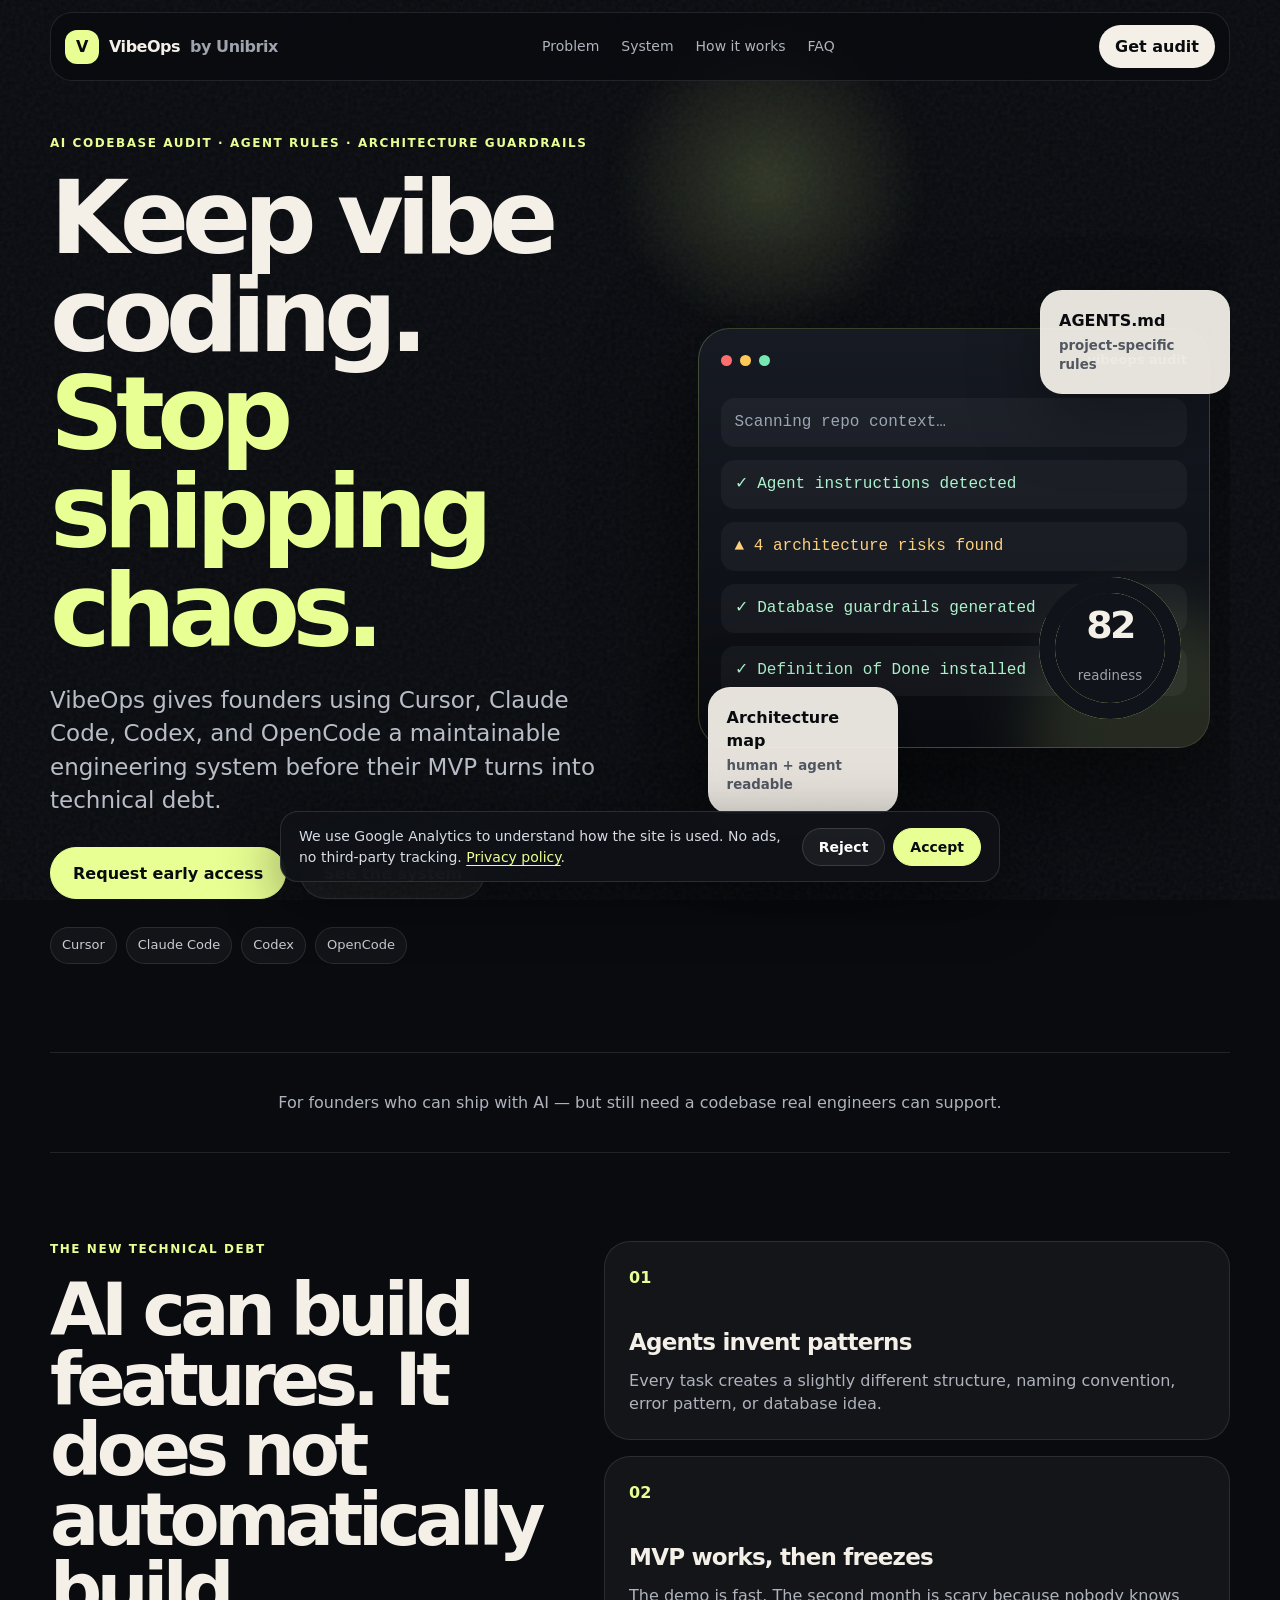
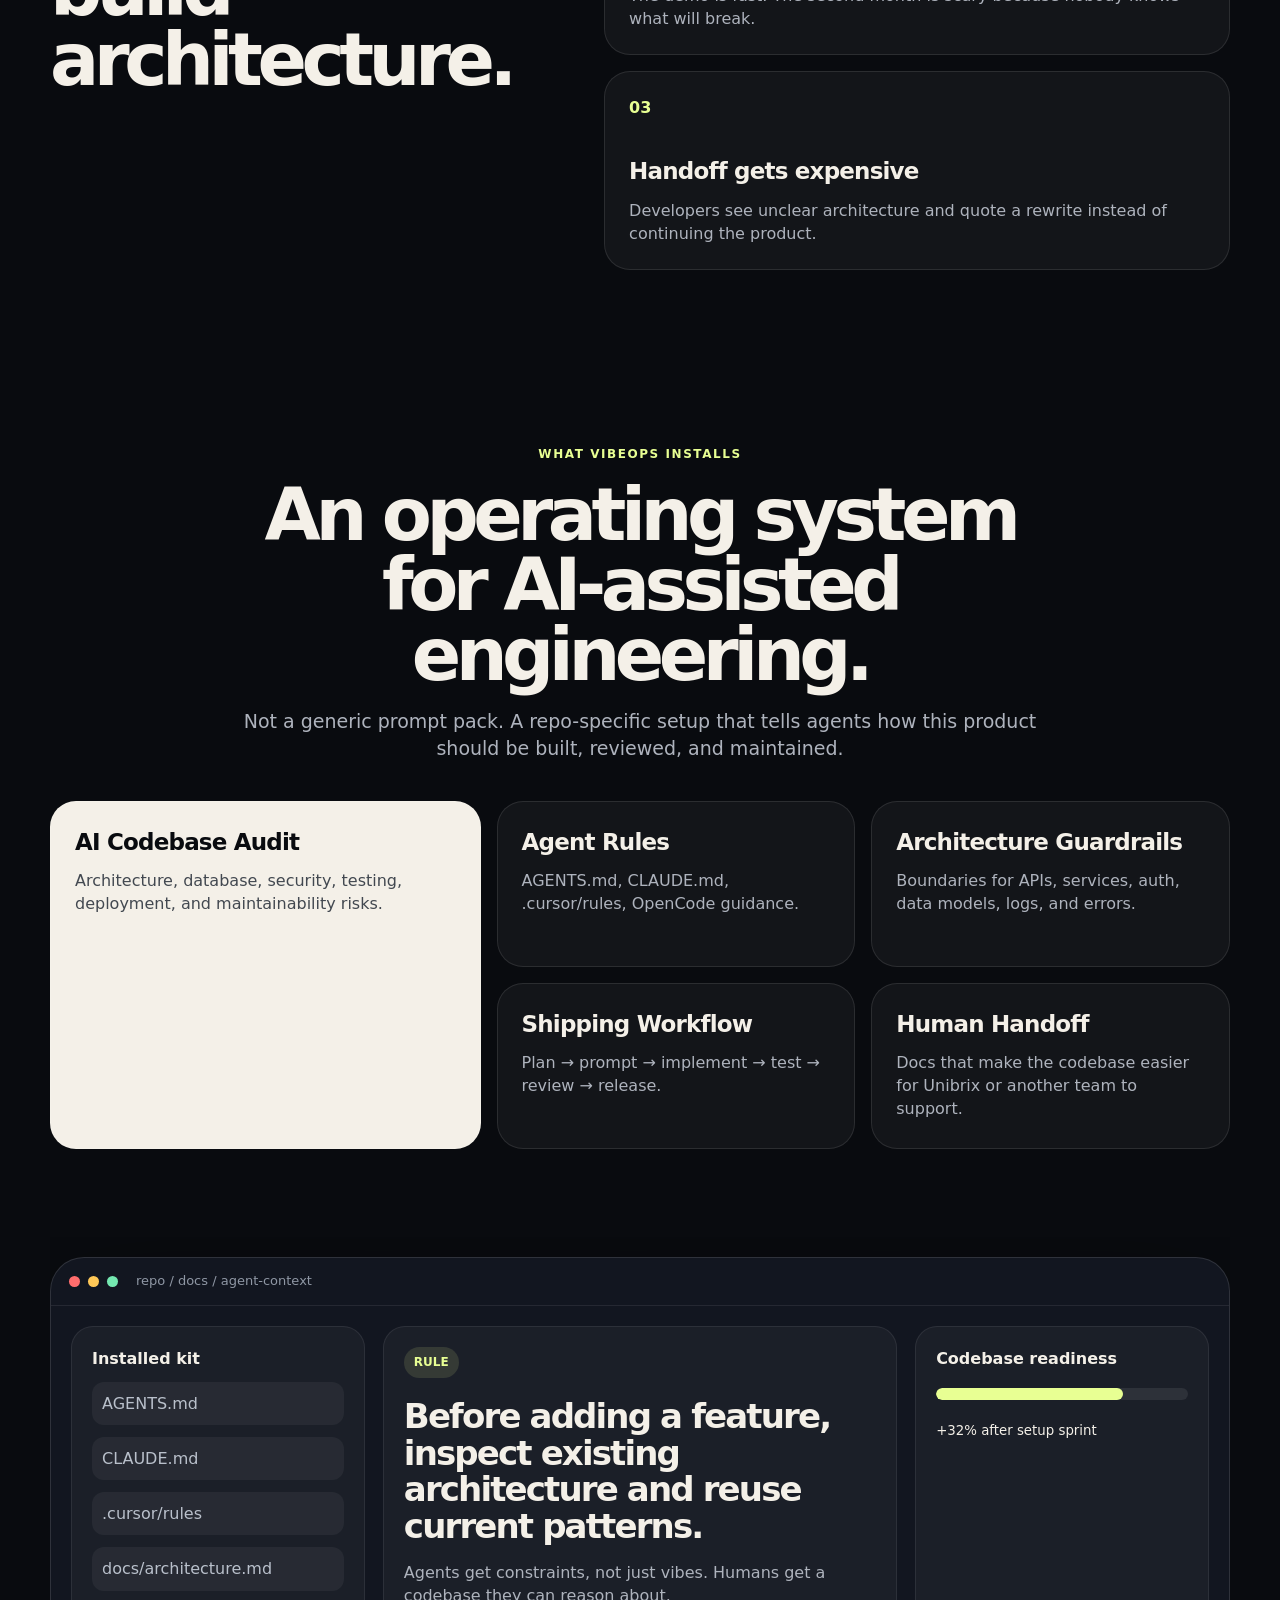
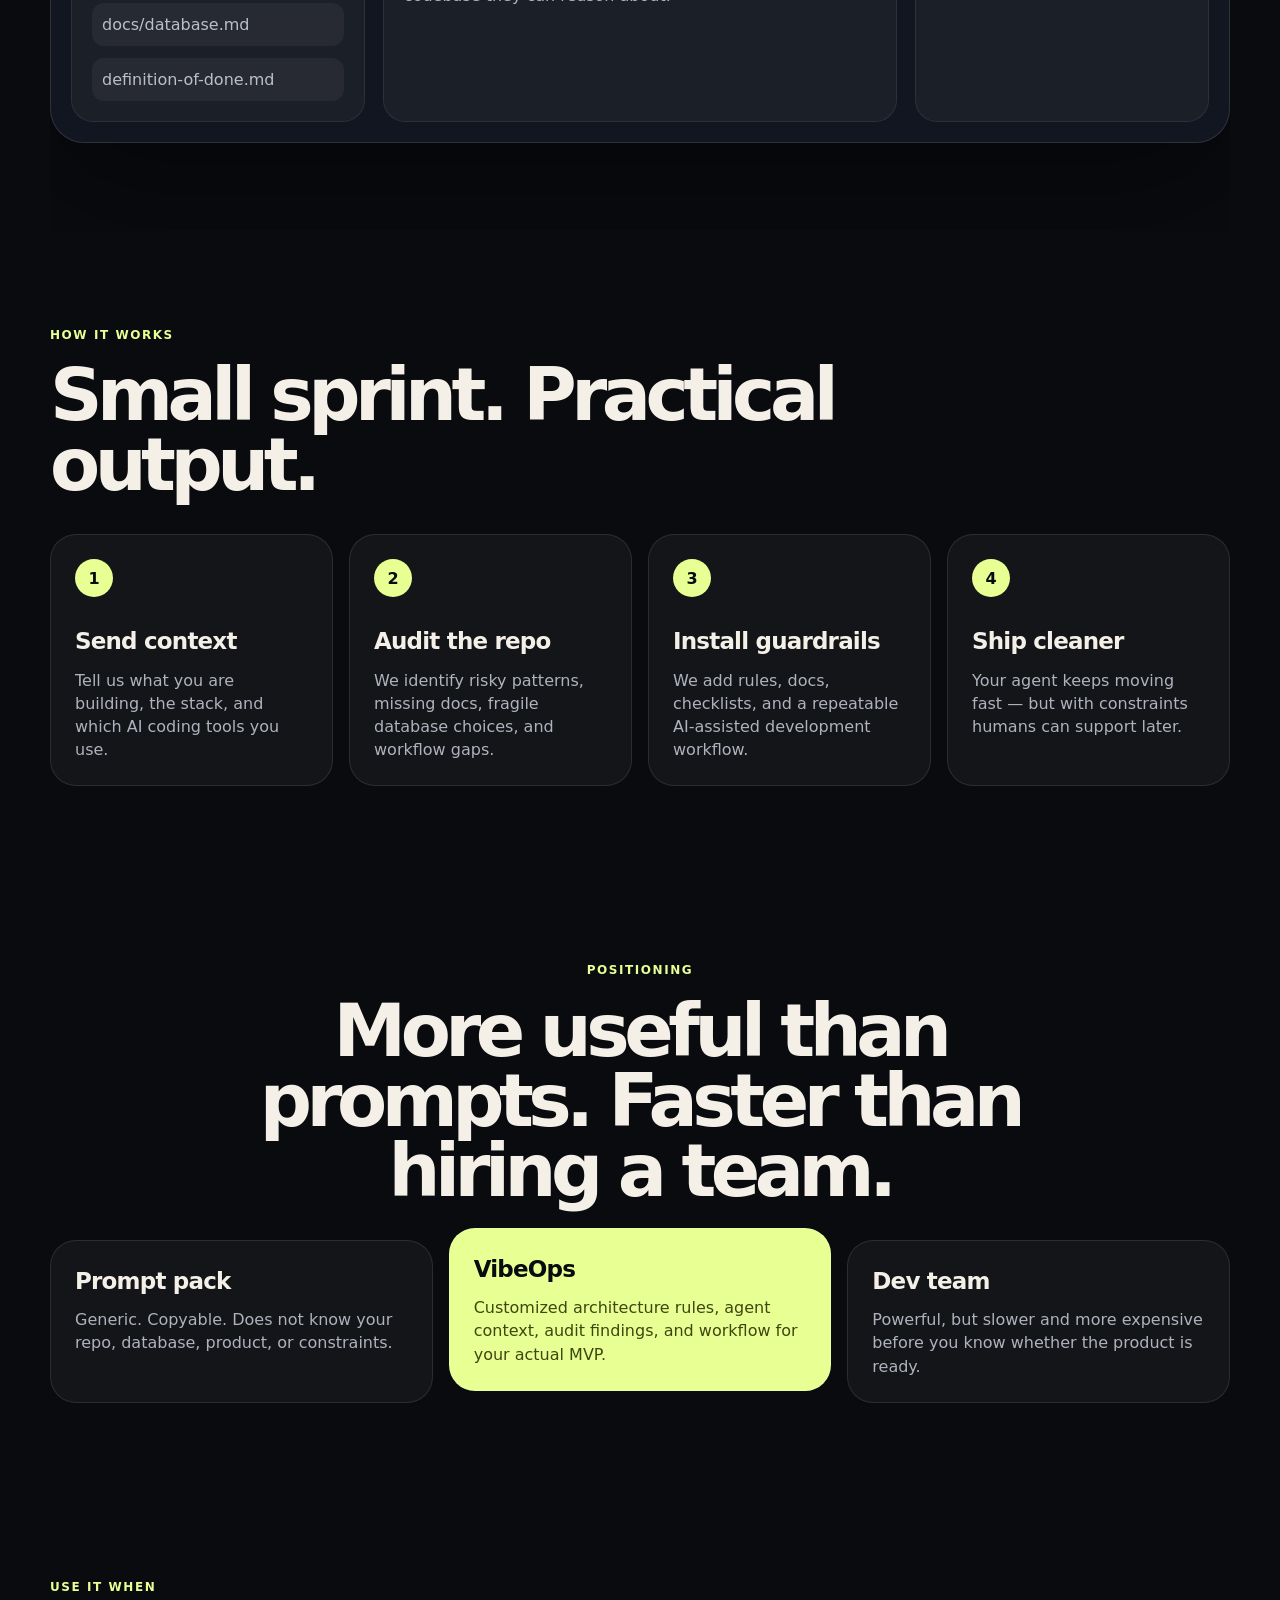
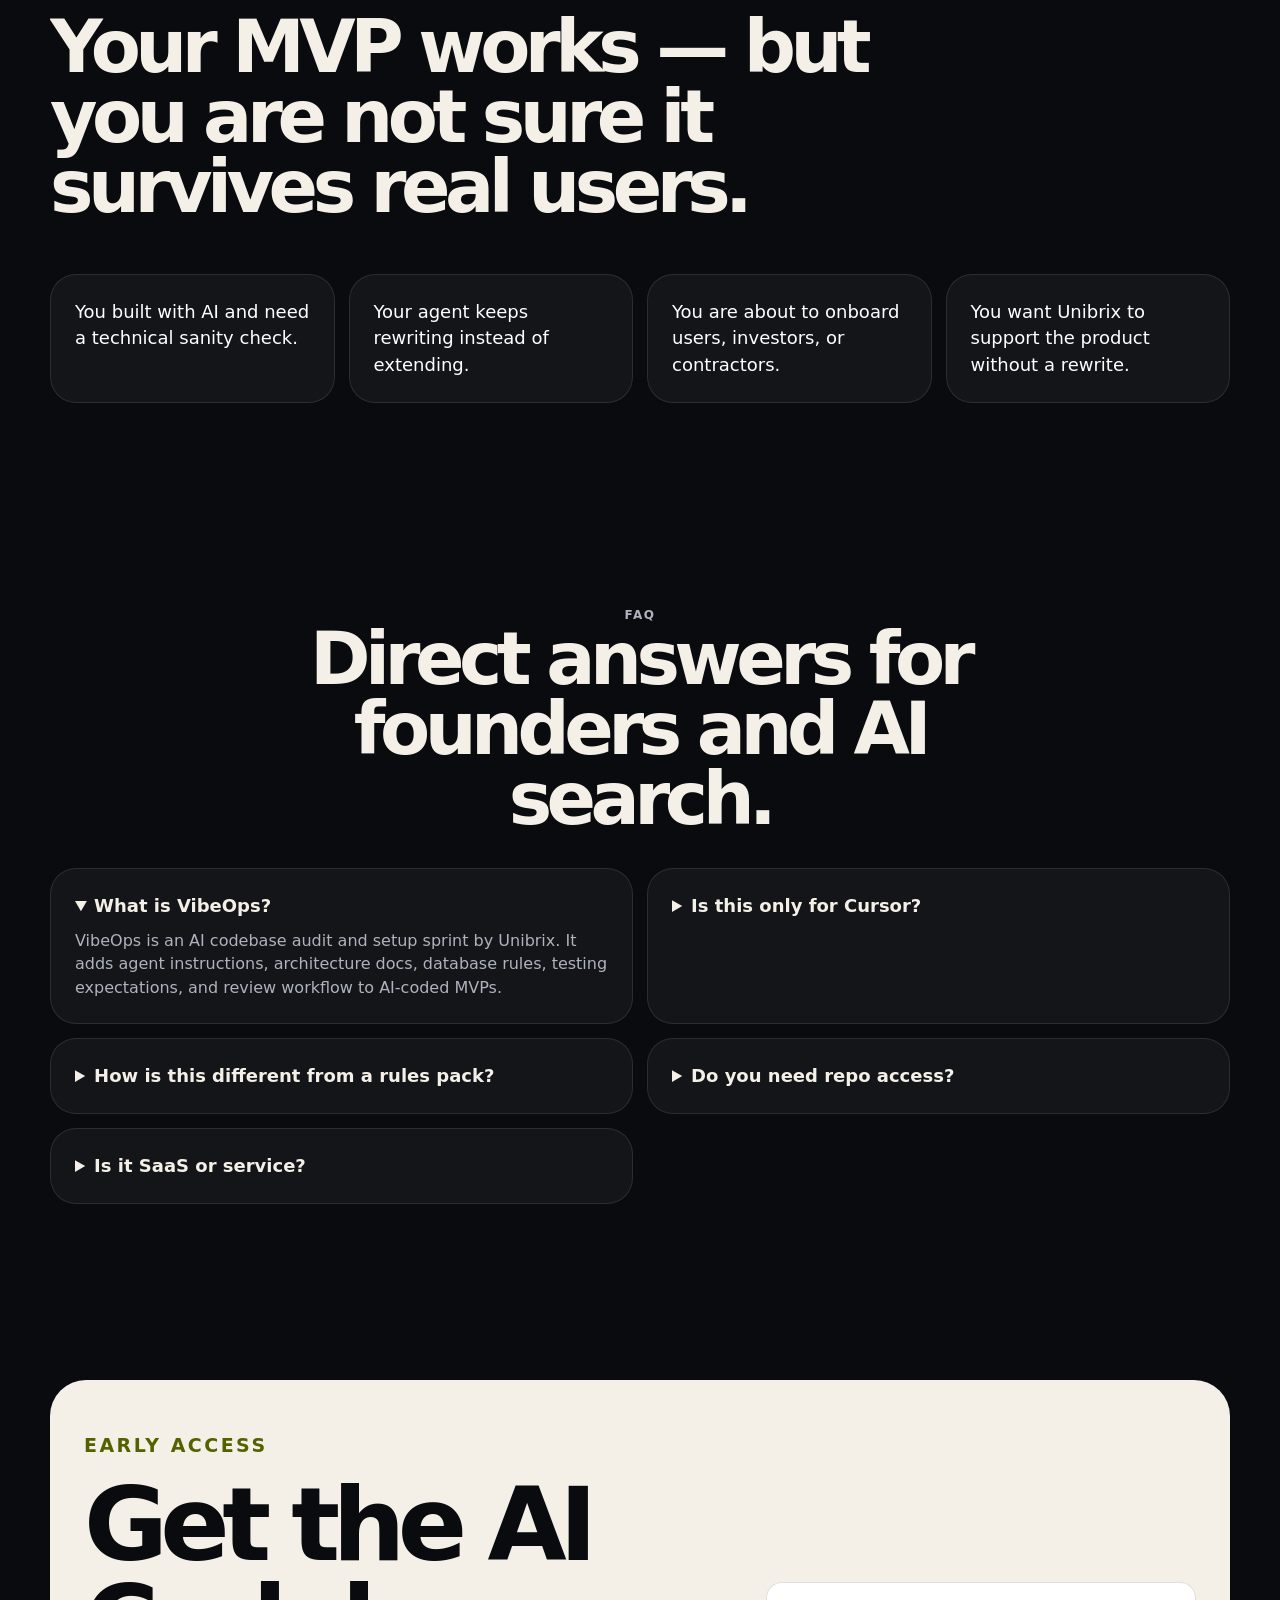
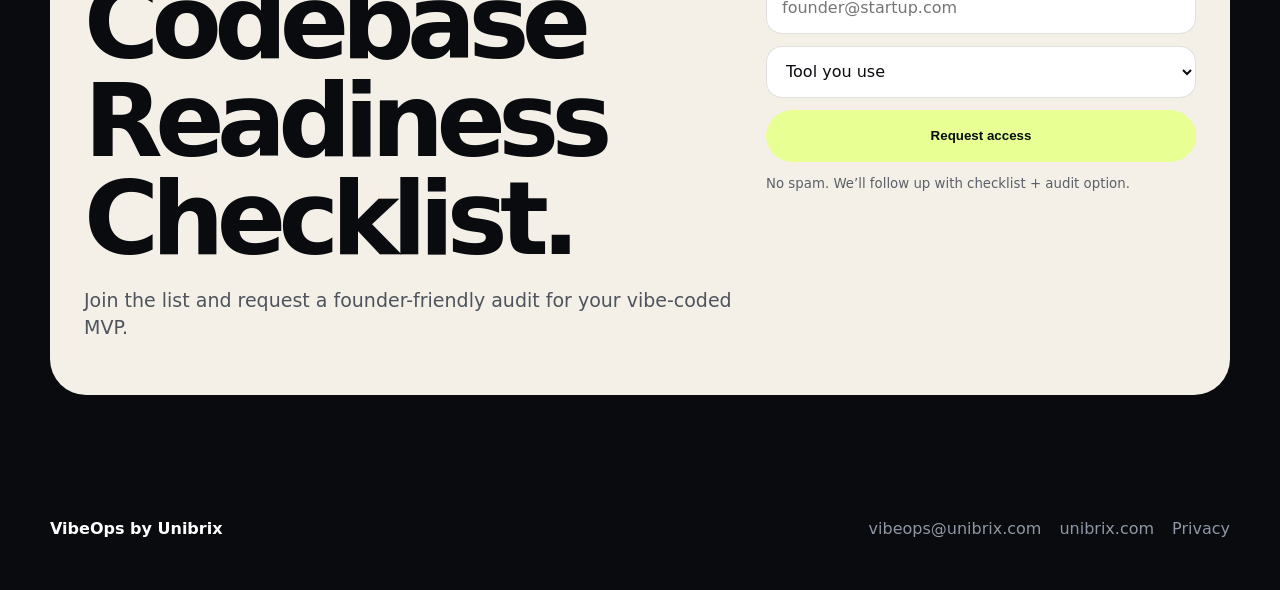
<file: index.html>
<!doctype html>
<html lang="en">
<head>
  <meta charset="utf-8" />
  <meta name="viewport" content="width=device-width, initial-scale=1" />
  <title>VibeOps by Unibrix — AI Codebase Audit for Vibe-Coded MVPs</title>
  <meta name="description" content="VibeOps by Unibrix is an engineering setup sprint for founders using Cursor, Claude Code, Codex, and OpenCode. Architecture guardrails, agent rules (AGENTS.md, CLAUDE.md, .cursor/rules), and AI codebase audits that keep vibe-coded MVPs maintainable." />
  <meta name="keywords" content="vibe coding technical debt, AI codebase audit, Cursor rules, Claude Code best practices, AI coding agent workflow, AI-generated code maintainability, AI MVP architecture, AGENTS.md, CLAUDE.md setup, AI coding standards, agent operating system, AI-ready repository, vibe coded MVP, prompt pack alternative, founder engineering setup" />
  <meta name="robots" content="index, follow" />
  <meta name="theme-color" content="#090b0f" />
  <link rel="canonical" href="https://vibeops.unibrix.com/" />

  <!-- Open Graph -->
  <meta property="og:type" content="website" />
  <meta property="og:site_name" content="VibeOps by Unibrix" />
  <meta property="og:locale" content="en_US" />
  <meta property="og:title" content="VibeOps by Unibrix — Keep vibe coding. Stop shipping chaos." />
  <meta property="og:description" content="An engineering setup sprint for founders building MVPs with Cursor, Claude Code, Codex, and OpenCode. Architecture guardrails, agent rules, and an AI codebase audit." />
  <meta property="og:url" content="https://vibeops.unibrix.com/" />
  <meta property="og:image" content="https://vibeops.unibrix.com/images/og-image.png" />
  <meta property="og:image:width" content="1200" />
  <meta property="og:image:height" content="630" />
  <meta property="og:image:alt" content="VibeOps by Unibrix — Keep vibe coding. Stop shipping chaos." />

  <!-- Twitter Card -->
  <meta name="twitter:card" content="summary_large_image" />
  <meta name="twitter:title" content="VibeOps by Unibrix — Keep vibe coding. Stop shipping chaos." />
  <meta name="twitter:description" content="Architecture guardrails, agent rules, and an AI codebase audit for vibe-coded MVPs." />
  <meta name="twitter:image" content="https://vibeops.unibrix.com/images/og-image.png" />
  <meta name="twitter:image:alt" content="VibeOps by Unibrix — Keep vibe coding. Stop shipping chaos." />

  <!-- Favicon -->
  <link rel="icon" type="image/svg+xml" href="images/favicon.svg" />
  <link rel="icon" type="image/png" href="images/favicon.png" />
  <link rel="apple-touch-icon" href="images/apple-touch-icon.png" />

  <!-- Google Analytics 4 with Consent Mode v2 -->
  <script>
    window.dataLayer = window.dataLayer || [];
    function gtag(){dataLayer.push(arguments);}
    var stored = (function(){ try { return localStorage.getItem('vibeops_consent'); } catch(e) { return null; } })();
    var granted = stored === 'granted';
    gtag('consent', 'default', {
      'ad_storage': granted ? 'granted' : 'denied',
      'ad_user_data': granted ? 'granted' : 'denied',
      'ad_personalization': granted ? 'granted' : 'denied',
      'analytics_storage': granted ? 'granted' : 'denied',
      'wait_for_update': 500
    });
    gtag('js', new Date());
    gtag('config', 'G-RVPKTR892W', { 'anonymize_ip': true });
  </script>
  <script async src="https://www.googletagmanager.com/gtag/js?id=G-RVPKTR892W"></script>

  <!-- JSON-LD Structured Data -->
  <script type="application/ld+json">
  {
    "@context": "https://schema.org",
    "@graph": [
      {
        "@type": "Organization",
        "@id": "https://vibeops.unibrix.com/#organization",
        "name": "VibeOps by Unibrix",
        "url": "https://vibeops.unibrix.com",
        "logo": {
          "@type": "ImageObject",
          "url": "https://vibeops.unibrix.com/images/og-image.png"
        },
        "parentOrganization": {
          "@type": "Organization",
          "name": "Unibrix",
          "url": "https://unibrix.com"
        }
      },
      {
        "@type": "WebSite",
        "@id": "https://vibeops.unibrix.com/#website",
        "url": "https://vibeops.unibrix.com",
        "name": "VibeOps by Unibrix",
        "description": "AI codebase audit and engineering setup sprint for founders building MVPs with AI coding agents",
        "inLanguage": "en",
        "publisher": { "@id": "https://vibeops.unibrix.com/#organization" }
      },
      {
        "@type": "Service",
        "@id": "https://vibeops.unibrix.com/#service",
        "name": "VibeOps Setup Sprint",
        "serviceType": "AI codebase audit and engineering setup",
        "description": "A productized engineering sprint that installs architecture guardrails, agent rules (AGENTS.md, CLAUDE.md, .cursor/rules), database patterns, and a review workflow into AI-coded MVPs so founders can keep vibe coding without accumulating technical debt.",
        "provider": { "@id": "https://vibeops.unibrix.com/#organization" },
        "areaServed": ["US", "GB", "EU", "Nordics"],
        "audience": {
          "@type": "BusinessAudience",
          "audienceType": "Early-stage founders, technical founders, founder-CTOs building with Cursor, Claude Code, Codex, and OpenCode"
        },
        "offers": {
          "@type": "Offer",
          "priceCurrency": "USD",
          "price": "500",
          "priceSpecification": {
            "@type": "PriceSpecification",
            "minPrice": "500",
            "maxPrice": "2000",
            "priceCurrency": "USD"
          },
          "availability": "https://schema.org/LimitedAvailability",
          "url": "https://vibeops.unibrix.com/#access"
        },
        "hasOfferCatalog": {
          "@type": "OfferCatalog",
          "name": "What VibeOps installs",
          "itemListElement": [
            { "@type": "Offer", "itemOffered": { "@type": "Service", "name": "AI Codebase Audit" } },
            { "@type": "Offer", "itemOffered": { "@type": "Service", "name": "Agent Rules & Context (AGENTS.md, CLAUDE.md, .cursor/rules)" } },
            { "@type": "Offer", "itemOffered": { "@type": "Service", "name": "Architecture Guardrails" } },
            { "@type": "Offer", "itemOffered": { "@type": "Service", "name": "Maintainability & Review Workflow" } },
            { "@type": "Offer", "itemOffered": { "@type": "Service", "name": "Founder-friendly Handoff Docs" } }
          ]
        }
      },
      {
        "@type": "FAQPage",
        "@id": "https://vibeops.unibrix.com/#faq",
        "mainEntity": [
          {
            "@type": "Question",
            "name": "What is VibeOps by Unibrix?",
            "acceptedAnswer": {
              "@type": "Answer",
              "text": "VibeOps is a Unibrix engineering setup sprint that adds architecture guardrails, agent rules (AGENTS.md, CLAUDE.md, .cursor/rules), review workflow, and maintainability docs to AI-coded MVPs. It is built for founders using Cursor, Claude Code, Codex, and OpenCode."
            }
          },
          {
            "@type": "Question",
            "name": "Who is VibeOps for?",
            "acceptedAnswer": {
              "@type": "Answer",
              "text": "Early-stage founders, technical founders, and founder-CTOs building MVPs with AI coding agents who want to keep shipping fast without creating an unmaintainable codebase."
            }
          },
          {
            "@type": "Question",
            "name": "How is VibeOps different from prompt packs or .cursorrules templates?",
            "acceptedAnswer": {
              "@type": "Answer",
              "text": "Prompt packs are generic and copyable. VibeOps is customized to a real repo, real stack, real database, and real shipping workflow. It includes a codebase audit and concrete architecture guardrails — not just a rules file."
            }
          },
          {
            "@type": "Question",
            "name": "Will VibeOps slow down my AI coding agent?",
            "acceptedAnswer": {
              "@type": "Answer",
              "text": "No. The opposite. Coding agents produce more consistent and correct output when given project-specific context (AGENTS.md, CLAUDE.md, architecture docs). VibeOps preserves vibe-coding speed while improving output quality."
            }
          },
          {
            "@type": "Question",
            "name": "Does VibeOps work with Cursor, Claude Code, Codex, and OpenCode?",
            "acceptedAnswer": {
              "@type": "Answer",
              "text": "Yes. VibeOps targets local and IDE-based coding agents and installs the relevant context files for each (.cursor/rules for Cursor, CLAUDE.md for Claude Code, AGENTS.md as a shared cross-tool standard, plus architecture and database docs)."
            }
          },
          {
            "@type": "Question",
            "name": "Will VibeOps rewrite my code?",
            "acceptedAnswer": {
              "@type": "Answer",
              "text": "No. VibeOps preserves the working MVP. It adds the engineering system — docs, rules, structure, workflow — around the existing code so future changes are safer and cheaper."
            }
          },
          {
            "@type": "Question",
            "name": "Do I need to be technical to use VibeOps?",
            "acceptedAnswer": {
              "@type": "Answer",
              "text": "No. VibeOps is built for founders who code with AI agents but may not have a deep engineering background. The audit, docs, and workflow are designed to be founder-friendly."
            }
          },
          {
            "@type": "Question",
            "name": "What does a Setup Sprint include?",
            "acceptedAnswer": {
              "@type": "Answer",
              "text": "An audit of the repo, custom-installed agent rules and architecture docs, a database guardrail review, a definition-of-done, a review and shipping workflow, and a founder call to walk through everything."
            }
          },
          {
            "@type": "Question",
            "name": "How long does a Setup Sprint take?",
            "acceptedAnswer": {
              "@type": "Answer",
              "text": "Typically days, not weeks. The exact timeline depends on repo size and complexity."
            }
          },
          {
            "@type": "Question",
            "name": "How do I get started?",
            "acceptedAnswer": {
              "@type": "Answer",
              "text": "Request early access on https://vibeops.unibrix.com/. Unibrix is starting with a small number of founder codebase audits."
            }
          }
        ]
      },
      {
        "@type": "HowTo",
        "@id": "https://vibeops.unibrix.com/#howto",
        "name": "How VibeOps installs an engineering system into a vibe-coded MVP",
        "description": "Three steps to turn an AI-coded MVP into a maintainable, handoff-ready product without rewriting it.",
        "step": [
          {
            "@type": "HowToStep",
            "position": 1,
            "name": "AI Codebase Audit",
            "text": "Unibrix reviews the repo, current AI agent setup, architecture, database structure, testing, deployment, and obvious risks. Output is a punch list of what to fix and what to keep."
          },
          {
            "@type": "HowToStep",
            "position": 2,
            "name": "Install the Agent Operating System",
            "text": "Customized AGENTS.md, CLAUDE.md, .cursor/rules, docs/architecture.md, docs/database.md, docs/development-workflow.md, and docs/definition-of-done.md are written directly into the repo so coding agents stay on-rails."
          },
          {
            "@type": "HowToStep",
            "position": 3,
            "name": "Hand off the review workflow",
            "text": "A founder-friendly workflow for prompting the agent, reviewing output, running checks, and shipping. The result: a codebase that humans (or Unibrix) can continue maintaining without a rewrite."
          }
        ]
      },
      {
        "@type": "BreadcrumbList",
        "@id": "https://vibeops.unibrix.com/#breadcrumb",
        "itemListElement": [
          { "@type": "ListItem", "position": 1, "name": "Home", "item": "https://vibeops.unibrix.com/" }
        ]
      }
    ]
  }
  </script>
  <link rel="stylesheet" href="styles.css" />
</head>
<body>
  <div class="noise" aria-hidden="true"></div>
  <div class="cursor-glow" aria-hidden="true"></div>

  <header class="nav">
    <a class="brand" href="#top" aria-label="VibeOps home"><span>V</span>VibeOps <em>by Unibrix</em></a>
    <nav class="nav-links" aria-label="Primary navigation">
      <a href="#problem">Problem</a>
      <a href="#system">System</a>
      <a href="#how">How it works</a>
      <a href="#faq">FAQ</a>
    </nav>
    <a class="nav-cta" href="#access">Get audit</a>
  </header>

  <main id="top">
    <section class="hero section">
      <div class="hero-copy reveal">
        <p class="eyebrow">AI codebase audit · agent rules · architecture guardrails</p>
        <h1>Keep vibe coding.<br><span>Stop shipping chaos.</span></h1>
        <p class="hero-sub">VibeOps gives founders using Cursor, Claude Code, Codex, and OpenCode a maintainable engineering system before their MVP turns into technical debt.</p>
        <div class="hero-actions">
          <a class="btn primary" href="#access">Request early access</a>
          <a class="btn secondary" href="#system">See the system</a>
        </div>
        <div class="tool-row" aria-label="Supported AI coding tools">
          <span>Cursor</span><span>Claude Code</span><span>Codex</span><span>OpenCode</span>
        </div>
      </div>

      <div class="hero-visual reveal" data-parallax="0.09" aria-label="VibeOps product preview">
        <div class="terminal-card">
          <div class="terminal-top"><i></i><i></i><i></i><strong>vibeops audit</strong></div>
          <div class="terminal-line muted">Scanning repo context…</div>
          <div class="terminal-line ok">✓ Agent instructions detected</div>
          <div class="terminal-line warn">▲ 4 architecture risks found</div>
          <div class="terminal-line ok">✓ Database guardrails generated</div>
          <div class="terminal-line ok">✓ Definition of Done installed</div>
          <div class="score-ring" style="--score:82"><b>82</b><small>readiness</small></div>
        </div>
        <div class="floating-card card-a" data-parallax="0.16">AGENTS.md<br><small>project-specific rules</small></div>
        <div class="floating-card card-b" data-parallax="-0.12">Architecture map<br><small>human + agent readable</small></div>
      </div>
    </section>

    <section class="logo-strip reveal" aria-label="Positioning summary">
      <p>For founders who can ship with AI — but still need a codebase real engineers can support.</p>
    </section>

    <section class="section split" id="problem">
      <div class="section-title reveal">
        <p class="eyebrow">The new technical debt</p>
        <h2>AI can build features. It does not automatically build architecture.</h2>
      </div>
      <div class="problem-grid reveal">
        <article><span>01</span><h3>Agents invent patterns</h3><p>Every task creates a slightly different structure, naming convention, error pattern, or database idea.</p></article>
        <article><span>02</span><h3>MVP works, then freezes</h3><p>The demo is fast. The second month is scary because nobody knows what will break.</p></article>
        <article><span>03</span><h3>Handoff gets expensive</h3><p>Developers see unclear architecture and quote a rewrite instead of continuing the product.</p></article>
      </div>
    </section>

    <section class="section system" id="system">
      <div class="section-title center reveal">
        <p class="eyebrow">What VibeOps installs</p>
        <h2>An operating system for AI-assisted engineering.</h2>
        <p>Not a generic prompt pack. A repo-specific setup that tells agents how this product should be built, reviewed, and maintained.</p>
      </div>
      <div class="system-board reveal">
        <div class="system-node big">
          <strong>AI Codebase Audit</strong>
          <p>Architecture, database, security, testing, deployment, and maintainability risks.</p>
        </div>
        <div class="system-node"><strong>Agent Rules</strong><p>AGENTS.md, CLAUDE.md, .cursor/rules, OpenCode guidance.</p></div>
        <div class="system-node"><strong>Architecture Guardrails</strong><p>Boundaries for APIs, services, auth, data models, logs, and errors.</p></div>
        <div class="system-node"><strong>Shipping Workflow</strong><p>Plan → prompt → implement → test → review → release.</p></div>
        <div class="system-node"><strong>Human Handoff</strong><p>Docs that make the codebase easier for Unibrix or another team to support.</p></div>
      </div>
    </section>

    <section class="section visual-section">
      <div class="browser reveal" data-parallax="0.06">
        <div class="browser-bar"><i></i><i></i><i></i><span>repo / docs / agent-context</span></div>
        <div class="browser-grid">
          <div class="file-list"><b>Installed kit</b><span>AGENTS.md</span><span>CLAUDE.md</span><span>.cursor/rules</span><span>docs/architecture.md</span><span>docs/database.md</span><span>definition-of-done.md</span></div>
          <div class="doc-preview"><p class="tag">Rule</p><h3>Before adding a feature, inspect existing architecture and reuse current patterns.</h3><p>Agents get constraints, not just vibes. Humans get a codebase they can reason about.</p></div>
          <div class="health"><b>Codebase readiness</b><div class="bar"><span style="width:74%"></span></div><small>+32% after setup sprint</small></div>
        </div>
      </div>
    </section>

    <section class="section cards" id="how">
      <div class="section-title reveal"><p class="eyebrow">How it works</p><h2>Small sprint. Practical output.</h2></div>
      <div class="steps reveal">
        <article><b>1</b><h3>Send context</h3><p>Tell us what you are building, the stack, and which AI coding tools you use.</p></article>
        <article><b>2</b><h3>Audit the repo</h3><p>We identify risky patterns, missing docs, fragile database choices, and workflow gaps.</p></article>
        <article><b>3</b><h3>Install guardrails</h3><p>We add rules, docs, checklists, and a repeatable AI-assisted development workflow.</p></article>
        <article><b>4</b><h3>Ship cleaner</h3><p>Your agent keeps moving fast — but with constraints humans can support later.</p></article>
      </div>
    </section>

    <section class="section comparison">
      <div class="section-title center reveal"><p class="eyebrow">Positioning</p><h2>More useful than prompts. Faster than hiring a team.</h2></div>
      <div class="compare-grid reveal">
        <article><h3>Prompt pack</h3><p>Generic. Copyable. Does not know your repo, database, product, or constraints.</p></article>
        <article class="featured"><h3>VibeOps</h3><p>Customized architecture rules, agent context, audit findings, and workflow for your actual MVP.</p></article>
        <article><h3>Dev team</h3><p>Powerful, but slower and more expensive before you know whether the product is ready.</p></article>
      </div>
    </section>

    <section class="section use-cases">
      <div class="section-title reveal"><p class="eyebrow">Use it when</p><h2>Your MVP works — but you are not sure it survives real users.</h2></div>
      <div class="use-grid reveal">
        <p>You built with AI and need a technical sanity check.</p>
        <p>Your agent keeps rewriting instead of extending.</p>
        <p>You are about to onboard users, investors, or contractors.</p>
        <p>You want Unibrix to support the product without a rewrite.</p>
      </div>
    </section>

    <section class="section faq" id="faq">
      <div class="section-title center reveal"><p class="eyebrow">FAQ</p><h2>Direct answers for founders and AI search.</h2></div>
      <div class="faq-list reveal">
        <details open><summary>What is VibeOps?</summary><p>VibeOps is an AI codebase audit and setup sprint by Unibrix. It adds agent instructions, architecture docs, database rules, testing expectations, and review workflow to AI-coded MVPs.</p></details>
        <details><summary>Is this only for Cursor?</summary><p>No. It supports Cursor, Claude Code, Codex, OpenCode, and similar local or terminal-based coding agents.</p></details>
        <details><summary>How is this different from a rules pack?</summary><p>Rules packs are generic. VibeOps is customized to your stack, repo, product, database, deployment, and team handoff needs.</p></details>
        <details><summary>Do you need repo access?</summary><p>For a deep audit, yes. For early validation, a stack description and call is enough.</p></details>
        <details><summary>Is it SaaS or service?</summary><p>The first version is a productized Unibrix service. MCP/CLI tooling can come later after repeated patterns are validated.</p></details>
      </div>
    </section>

    <section class="section access" id="access">
      <div class="access-card reveal">
        <div>
          <p class="eyebrow">Early access</p>
          <h2>Get the AI Codebase Readiness Checklist.</h2>
          <p>Join the list and request a founder-friendly audit for your vibe-coded MVP.</p>
        </div>
        <form class="signup" id="signup-form" action="https://formsubmit.co/vibeops@unibrix.com" method="POST">
          <input type="email" name="email" placeholder="founder@startup.com" required />
          <select name="tool" aria-label="AI coding tool" required>
            <option value="">Tool you use</option>
            <option>Cursor</option><option>Claude Code</option><option>Codex</option><option>OpenCode</option><option>Multiple tools</option>
          </select>
          <button class="btn primary" type="submit">Request access</button>
          <small>No spam. We’ll follow up with checklist + audit option.</small>
          <!-- FormSubmit config -->
          <input type="hidden" name="_subject" value="VibeOps early access request" />
          <input type="hidden" name="_template" value="table" />
          <input type="hidden" name="_captcha" value="false" />
          <input type="hidden" name="_next" value="https://vibeops.unibrix.com/checklist.html?thanks=1" />
          <input type="text" name="_honey" tabindex="-1" autocomplete="off" aria-hidden="true" style="position:absolute;left:-9999px;top:auto;width:1px;height:1px;overflow:hidden" />
        </form>
      </div>
    </section>
  </main>

  <footer class="footer">
    <span>VibeOps by Unibrix</span>
    <a href="mailto:vibeops@unibrix.com">vibeops@unibrix.com</a>
    <a href="https://unibrix.com" target="_blank" rel="noopener">unibrix.com</a>
    <a href="privacy.html">Privacy</a>
  </footer>

  <div id="cookie-banner" class="cookie-banner" role="dialog" aria-live="polite" aria-label="Cookie preferences" hidden>
    <p>We use Google Analytics to understand how the site is used. No ads, no third-party tracking. <a href="privacy.html">Privacy policy</a>.</p>
    <div class="cookie-buttons">
      <button type="button" class="cookie-btn reject" data-consent="reject">Reject</button>
      <button type="button" class="cookie-btn accept" data-consent="accept">Accept</button>
    </div>
  </div>

  <script src="script.js"></script>
</body>
</html>
</file>
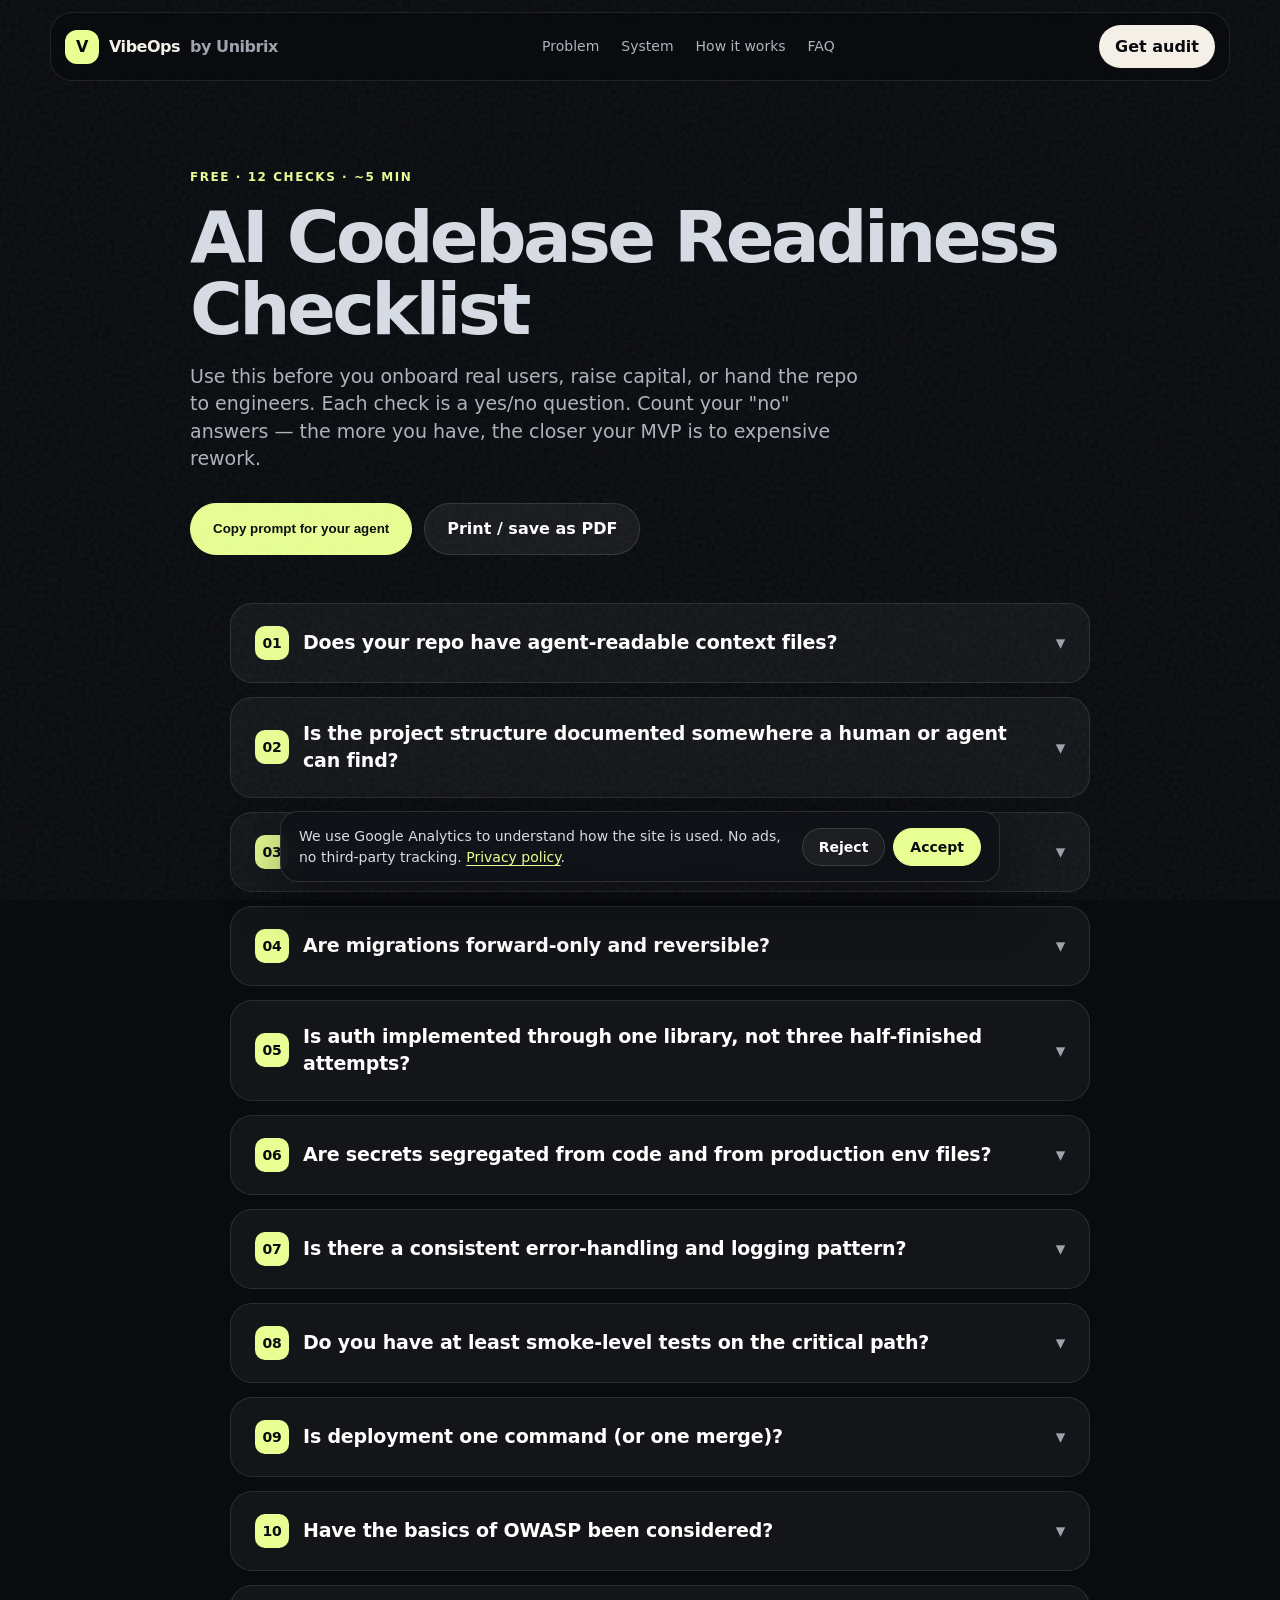
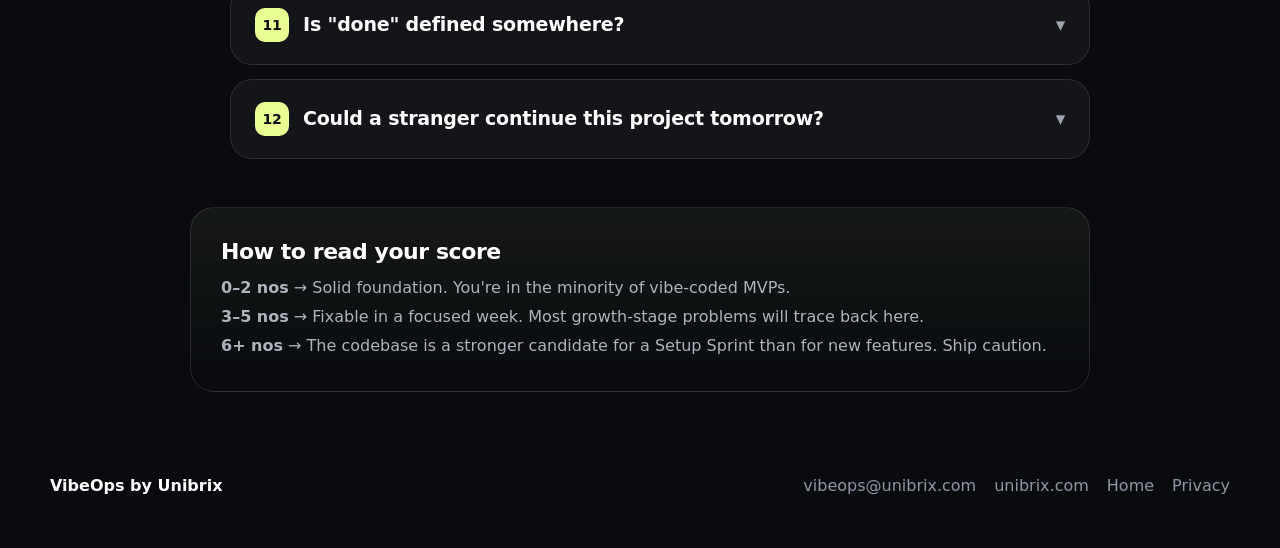
<file: checklist.html>
<!doctype html>
<html lang="en">
<head>
  <meta charset="utf-8" />
  <meta name="viewport" content="width=device-width, initial-scale=1" />
  <title>AI Codebase Readiness Checklist — VibeOps by Unibrix</title>
  <meta name="description" content="12 checks to audit a vibe-coded MVP before you ship it to real users. Architecture, agent context, database, security, handoff. Free, no email required." />
  <meta name="robots" content="index, follow" />
  <meta name="theme-color" content="#090b0f" />
  <link rel="canonical" href="https://vibeops.unibrix.com/checklist.html" />

  <meta property="og:type" content="article" />
  <meta property="og:site_name" content="VibeOps by Unibrix" />
  <meta property="og:title" content="AI Codebase Readiness Checklist — 12 checks before you ship" />
  <meta property="og:description" content="A founder-friendly audit checklist for AI-coded MVPs built with Cursor, Claude Code, Codex, and OpenCode." />
  <meta property="og:url" content="https://vibeops.unibrix.com/checklist.html" />
  <meta property="og:image" content="https://vibeops.unibrix.com/images/og-image.png" />
  <meta name="twitter:card" content="summary_large_image" />
  <meta name="twitter:image" content="https://vibeops.unibrix.com/images/og-image.png" />

  <link rel="icon" type="image/svg+xml" href="images/favicon.svg" />
  <link rel="icon" type="image/png" href="images/favicon.png" />
  <link rel="apple-touch-icon" href="images/apple-touch-icon.png" />

  <!-- Google Analytics 4 with Consent Mode v2 -->
  <script>
    window.dataLayer = window.dataLayer || [];
    function gtag(){dataLayer.push(arguments);}
    var stored = (function(){ try { return localStorage.getItem('vibeops_consent'); } catch(e) { return null; } })();
    var granted = stored === 'granted';
    gtag('consent', 'default', {
      'ad_storage': granted ? 'granted' : 'denied',
      'ad_user_data': granted ? 'granted' : 'denied',
      'ad_personalization': granted ? 'granted' : 'denied',
      'analytics_storage': granted ? 'granted' : 'denied',
      'wait_for_update': 500
    });
    gtag('js', new Date());
    gtag('config', 'G-RVPKTR892W', { 'anonymize_ip': true });
  </script>
  <script async src="https://www.googletagmanager.com/gtag/js?id=G-RVPKTR892W"></script>

  <script>
    (function () {
      try {
        if (new URLSearchParams(window.location.search).get('thanks') === '1') {
          document.documentElement.classList.add('thanks');
          document.addEventListener('DOMContentLoaded', function () {
            document.body.classList.add('thanks');
            document.title = 'Thanks — your AI Codebase Readiness Checklist';
            if (typeof gtag === 'function') gtag('event', 'signup_complete', { event_category: 'lead' });
          });
        }
      } catch (e) {}
    })();

    var AGENT_PROMPT = [
      "You are auditing THIS repository against the VibeOps AI Codebase Readiness Checklist.",
      "",
      "For each of the 12 checks below, answer YES or NO with one short sentence of evidence — file paths, line numbers, or a brief note. Be honest, not optimistic. Then output the score and a fix plan.",
      "",
      "1. Does the repo have agent-readable context files (AGENTS.md, CLAUDE.md, .cursor/rules)?",
      "2. Is the project structure documented somewhere a human or agent can find (docs/architecture.md or similar)?",
      "3. Is the database schema reviewable in one place (migration history or docs/database.md)?",
      "4. Are migrations forward-only and reversible (no editing past migrations to fix schema)?",
      "5. Is auth implemented through ONE library, not multiple half-finished attempts?",
      "6. Are secrets segregated (no live keys in committed files, .env.example present, real .env gitignored, secrets in a real store)?",
      "7. Is there a consistent error-handling and logging pattern across routes/handlers?",
      "8. Are there at least smoke-level tests on the critical path (signup -> core action -> critical write -> critical read)?",
      "9. Is deployment one command or one merge with NO required manual steps?",
      "10. Have OWASP basics been considered (parameterized queries, escaped output, CSRF/SameSite, rate limiting on auth, no PII in logs)?",
      "11. Is \"done\" defined somewhere explicit (docs/definition-of-done.md or similar)?",
      "12. Could a stranger clone, install, run locally, find the architecture/database docs, and deploy a small change in one week without asking the original author?",
      "",
      "After the YES/NO list, output:",
      "- Score: X NOs out of 12",
      "- Top 3 fixes ranked by impact-vs-effort, each with a one-line description and a rough time estimate",
      "- One sentence on which check, if fixed first, would unlock the most other checks",
      "",
      "Source: https://vibeops.unibrix.com/checklist.html"
    ].join("\n");

    document.addEventListener('DOMContentLoaded', function () {
      var btn = document.getElementById('copy-prompt-btn');
      if (!btn) return;
      var originalLabel = btn.textContent;
      var resetTimer;

      function flash(message) {
        clearTimeout(resetTimer);
        btn.textContent = message;
        resetTimer = setTimeout(function () { btn.textContent = originalLabel; }, 2200);
      }

      btn.addEventListener('click', async function () {
        try {
          if (navigator.clipboard && window.isSecureContext) {
            await navigator.clipboard.writeText(AGENT_PROMPT);
          } else {
            var ta = document.createElement('textarea');
            ta.value = AGENT_PROMPT;
            ta.setAttribute('readonly', '');
            ta.style.position = 'absolute';
            ta.style.left = '-9999px';
            document.body.appendChild(ta);
            ta.select();
            document.execCommand('copy');
            document.body.removeChild(ta);
          }
          flash('✓ Copied — paste into your agent');
          if (typeof gtag === 'function') gtag('event', 'copy_agent_prompt', { event_category: 'engagement' });
        } catch (e) {
          flash('Copy failed — long-press to copy manually');
        }
      });
    });
  </script>

  <script type="application/ld+json">
  {
    "@context": "https://schema.org",
    "@type": "Article",
    "headline": "AI Codebase Readiness Checklist — 12 checks before you ship",
    "description": "A founder-friendly audit checklist for AI-coded MVPs.",
    "author": { "@type": "Organization", "name": "Unibrix", "url": "https://unibrix.com" },
    "publisher": { "@type": "Organization", "name": "VibeOps by Unibrix", "url": "https://vibeops.unibrix.com" },
    "image": "https://vibeops.unibrix.com/images/og-image.png",
    "url": "https://vibeops.unibrix.com/checklist.html",
    "datePublished": "2026-05-05",
    "inLanguage": "en"
  }
  </script>

  <link rel="stylesheet" href="styles.css" />
  <style>
    .checklist-wrap{width:min(900px,calc(100% - 32px));margin:0 auto;padding:88px 0 48px;color:#d7dce5}
    .checklist-wrap .eyebrow{margin:0 0 14px}
    .checklist-wrap h1{margin:0;font-size:clamp(40px,6vw,72px);letter-spacing:-.05em;line-height:1}
    .checklist-wrap .lede{margin:18px 0 0;color:#aeb3bd;font-size:19px;max-width:680px}
    .check-cta-row{display:flex;flex-wrap:wrap;gap:12px;margin-top:30px}
    .checklist{display:grid;gap:14px;margin:48px 0 0}
    .checklist details{border:1px solid rgba(255,255,255,.1);border-radius:22px;background:rgba(255,255,255,.045);padding:22px 24px;transition:border-color .2s,background .2s}
    .checklist details[open]{border-color:rgba(232,255,147,.35);background:rgba(232,255,147,.04)}
    .checklist summary{display:flex;align-items:center;gap:14px;cursor:pointer;list-style:none;font-weight:850;font-size:19px;letter-spacing:-.01em;color:#fff}
    .checklist summary::-webkit-details-marker{display:none}
    .checklist summary .num{display:grid;place-items:center;flex-shrink:0;width:34px;height:34px;border-radius:10px;background:#e8ff93;color:#090b0f;font-weight:900;font-size:14px;letter-spacing:-.02em}
    .checklist summary .arrow{margin-left:auto;color:#9ea3ad;transition:transform .2s}
    .checklist details[open] summary .arrow{transform:rotate(180deg)}
    .checklist .body{margin:14px 0 0 48px;color:#aeb3bd;font-size:16px;line-height:1.6}
    .checklist .body strong{color:#e8ff93;font-weight:800}
    .checklist .body ul{padding-left:20px;margin:8px 0}
    .checklist .body li{margin:4px 0}
    .scoring{margin-top:48px;padding:28px 30px;border:1px solid rgba(255,255,255,.1);border-radius:24px;background:linear-gradient(180deg,rgba(232,255,147,.06),rgba(232,255,147,0))}
    .scoring h3{margin:0 0 8px;font-size:22px;letter-spacing:-.02em;color:#fff}
    .scoring p{margin:6px 0;color:#aeb3bd}
    .thanks-banner{display:none;margin:0 0 40px;padding:28px 32px;border-radius:28px;background:linear-gradient(135deg,#e8ff93 0%,#cdef7a 100%);color:#090b0f;box-shadow:0 30px 80px rgba(232,255,147,.18)}
    .thanks-banner .check{display:inline-flex;align-items:center;justify-content:center;width:42px;height:42px;border-radius:50%;background:#090b0f;color:#e8ff93;font-weight:900;font-size:22px;margin-bottom:14px}
    .thanks-banner h2{margin:0;font-size:clamp(28px,4vw,40px);letter-spacing:-.035em;line-height:1.05}
    .thanks-banner p{margin:12px 0 0;color:#252a17;font-size:17px;line-height:1.5;max-width:620px}
    .thanks-banner strong{color:#090b0f}
    .thanks-banner small{display:block;margin-top:18px;color:#3d4220;font-size:12px;letter-spacing:.1em;text-transform:uppercase;font-weight:800}
    body.thanks .thanks-banner{display:block}
  </style>
</head>
<body>
  <div class="noise" aria-hidden="true"></div>

  <header class="nav">
    <a class="brand" href="/" aria-label="VibeOps home"><span>V</span>VibeOps <em>by Unibrix</em></a>
    <nav class="nav-links" aria-label="Primary navigation">
      <a href="/#problem">Problem</a>
      <a href="/#system">System</a>
      <a href="/#how">How it works</a>
      <a href="/#faq">FAQ</a>
    </nav>
    <a class="nav-cta" href="/#access">Get audit</a>
  </header>

  <main class="checklist-wrap">
    <div class="thanks-banner" role="status" aria-live="polite">
      <span class="check" aria-hidden="true">✓</span>
      <h2>Thanks — you're on the list.</h2>
      <p><strong>Unibrix will be in touch shortly</strong> with next steps and a founder-friendly audit option. In the meantime, here's the checklist — run through it and bring any "no" answers to our first call.</p>
    </div>

    <p class="eyebrow">Free · 12 checks · ~5 min</p>
    <h1>AI Codebase Readiness Checklist</h1>
    <p class="lede">Use this before you onboard real users, raise capital, or hand the repo to engineers. Each check is a yes/no question. Count your "no" answers — the more you have, the closer your MVP is to expensive rework.</p>
    <div class="check-cta-row">
      <button type="button" class="btn primary" id="copy-prompt-btn" aria-live="polite">Copy prompt for your agent</button>
      <a class="btn secondary" href="javascript:window.print()">Print / save as PDF</a>
    </div>

    <ol class="checklist" start="1">
      <details>
        <summary><span class="num">01</span><span>Does your repo have agent-readable context files?</span><span class="arrow">▾</span></summary>
        <div class="body">
          <p>Coding agents produce wildly different output depending on whether you've told them how this product is supposed to be built. Look for:</p>
          <ul>
            <li><strong>AGENTS.md</strong> — cross-tool standard for agent instructions.</li>
            <li><strong>CLAUDE.md</strong> — Claude Code-specific repo guide.</li>
            <li><strong>.cursor/rules/</strong> — Cursor rule files scoped to areas of the repo.</li>
          </ul>
          <p>If these don't exist (or are still default boilerplate), every new task is a coin flip on conventions.</p>
        </div>
      </details>

      <details>
        <summary><span class="num">02</span><span>Is the project structure documented somewhere a human or agent can find?</span><span class="arrow">▾</span></summary>
        <div class="body">
          <p>One short <strong>docs/architecture.md</strong> describing the top-level folders, the boundary between frontend and backend, where business logic lives, and which directories are "no-go" zones. If a new contributor (human or AI) can't answer "where does X live?" in 30 seconds, this check fails.</p>
        </div>
      </details>

      <details>
        <summary><span class="num">03</span><span>Is your database schema reviewable in one place?</span><span class="arrow">▾</span></summary>
        <div class="body">
          <p>Either a single migration history that tells the story, or a <strong>docs/database.md</strong> summary of tables, columns, relationships, and the reasoning. Agents are particularly bad at noticing when they invent a third "users" table — explicit schema docs prevent that.</p>
        </div>
      </details>

      <details>
        <summary><span class="num">04</span><span>Are migrations forward-only and reversible?</span><span class="arrow">▾</span></summary>
        <div class="body">
          <p>No "edit a previous migration to fix the schema" folklore. Every change is its own migration. You can roll a database forward and back without manual SQL. If you've never run a real migration in a staging environment, you don't know yet — this is a "no".</p>
        </div>
      </details>

      <details>
        <summary><span class="num">05</span><span>Is auth implemented through one library, not three half-finished attempts?</span><span class="arrow">▾</span></summary>
        <div class="body">
          <p>Agents love to invent auth flows. Pick one (Clerk, Auth.js, Supabase Auth, Lucia, Cognito, your own JWT layer — any one of them) and make sure all routes go through it. Multiple auth helpers in the same repo is a "no".</p>
        </div>
      </details>

      <details>
        <summary><span class="num">06</span><span>Are secrets segregated from code and from production env files?</span><span class="arrow">▾</span></summary>
        <div class="body">
          <p>No live API keys or passwords in committed files. <strong>.env.example</strong> exists with safe placeholders, real <strong>.env</strong> is gitignored, and production secrets live in a real secret store (1Password, Doppler, AWS/GCP Secret Manager, Vercel/Netlify env, etc.). Bonus: there is a written process for rotating them.</p>
        </div>
      </details>

      <details>
        <summary><span class="num">07</span><span>Is there a consistent error-handling and logging pattern?</span><span class="arrow">▾</span></summary>
        <div class="body">
          <p>One way to throw, one way to catch, one way to log. Errors that surface to users have predictable shapes; logs include enough context to debug without reproducing the bug. If different routes handle errors differently, you'll spend the next quarter chasing inconsistencies.</p>
        </div>
      </details>

      <details>
        <summary><span class="num">08</span><span>Do you have at least smoke-level tests on the critical path?</span><span class="arrow">▾</span></summary>
        <div class="body">
          <p>Not "100% coverage" — that's overkill for an MVP. Just: signup → core action → critical write → critical read. If those four still pass after a refactor, you can ship with reasonable confidence. If you have zero tests, every AI-generated change is a guess.</p>
        </div>
      </details>

      <details>
        <summary><span class="num">09</span><span>Is deployment one command (or one merge)?</span><span class="arrow">▾</span></summary>
        <div class="body">
          <p>Push to <code>main</code>, deploy fires; or run <code>deploy</code> and the right thing happens. No "I need to remember to also …". Manual steps are where AI-coded MVPs die when traffic appears.</p>
        </div>
      </details>

      <details>
        <summary><span class="num">10</span><span>Have the basics of OWASP been considered?</span><span class="arrow">▾</span></summary>
        <div class="body">
          <p>SQL injection (parameterized queries, not string concatenation), XSS (escaped output by default), CSRF (tokens or SameSite cookies), rate limiting on auth endpoints, no PII in logs. Agents will happily write a login route that lets anyone log in as anyone. A 30-minute review catches most of it.</p>
        </div>
      </details>

      <details>
        <summary><span class="num">11</span><span>Is "done" defined somewhere?</span><span class="arrow">▾</span></summary>
        <div class="body">
          <p>A short <strong>docs/definition-of-done.md</strong> — what tests must pass, what docs must be updated, what manual checks are required before merging. Without it, agents declare any green build "done" and you ship features that haven't been validated.</p>
        </div>
      </details>

      <details>
        <summary><span class="num">12</span><span>Could a stranger continue this project tomorrow?</span><span class="arrow">▾</span></summary>
        <div class="body">
          <p>Imagine a developer joining for one week, no calls. Can they: clone, install, run locally, find the architecture doc, find the database doc, deploy a small change? If the honest answer is "no, they'd need me to walk them through it", the codebase is not handoff-ready — and any rescue/rewrite quote you get from a dev shop will reflect that.</p>
        </div>
      </details>
    </ol>

    <div class="scoring">
      <h3>How to read your score</h3>
      <p><strong>0–2 nos</strong> → Solid foundation. You're in the minority of vibe-coded MVPs.</p>
      <p><strong>3–5 nos</strong> → Fixable in a focused week. Most growth-stage problems will trace back here.</p>
      <p><strong>6+ nos</strong> → The codebase is a stronger candidate for a Setup Sprint than for new features. Ship caution.</p>
    </div>

  </main>

  <footer class="footer">
    <span>VibeOps by Unibrix</span>
    <a href="mailto:vibeops@unibrix.com">vibeops@unibrix.com</a>
    <a href="https://unibrix.com" target="_blank" rel="noopener">unibrix.com</a>
    <a href="/">Home</a>
    <a href="privacy.html">Privacy</a>
  </footer>

  <div id="cookie-banner" class="cookie-banner" role="dialog" aria-live="polite" aria-label="Cookie preferences" hidden>
    <p>We use Google Analytics to understand how the site is used. No ads, no third-party tracking. <a href="privacy.html">Privacy policy</a>.</p>
    <div class="cookie-buttons">
      <button type="button" class="cookie-btn reject" data-consent="reject">Reject</button>
      <button type="button" class="cookie-btn accept" data-consent="accept">Accept</button>
    </div>
  </div>

  <script>
    (function () {
      var KEY = 'vibeops_consent';
      var banner = document.getElementById('cookie-banner');
      if (!banner) return;
      var stored;
      try { stored = localStorage.getItem(KEY); } catch (e) { stored = null; }
      if (stored !== 'granted' && stored !== 'denied') banner.hidden = false;
      banner.addEventListener('click', function (event) {
        var btn = event.target.closest('[data-consent]');
        if (!btn) return;
        var choice = btn.dataset.consent === 'accept' ? 'granted' : 'denied';
        try { localStorage.setItem(KEY, choice); } catch (e) {}
        if (typeof gtag === 'function') {
          gtag('consent', 'update', {
            ad_storage: choice, ad_user_data: choice,
            ad_personalization: choice, analytics_storage: choice
          });
        }
        banner.hidden = true;
      });
    })();
  </script>
</body>
</html>
</file>
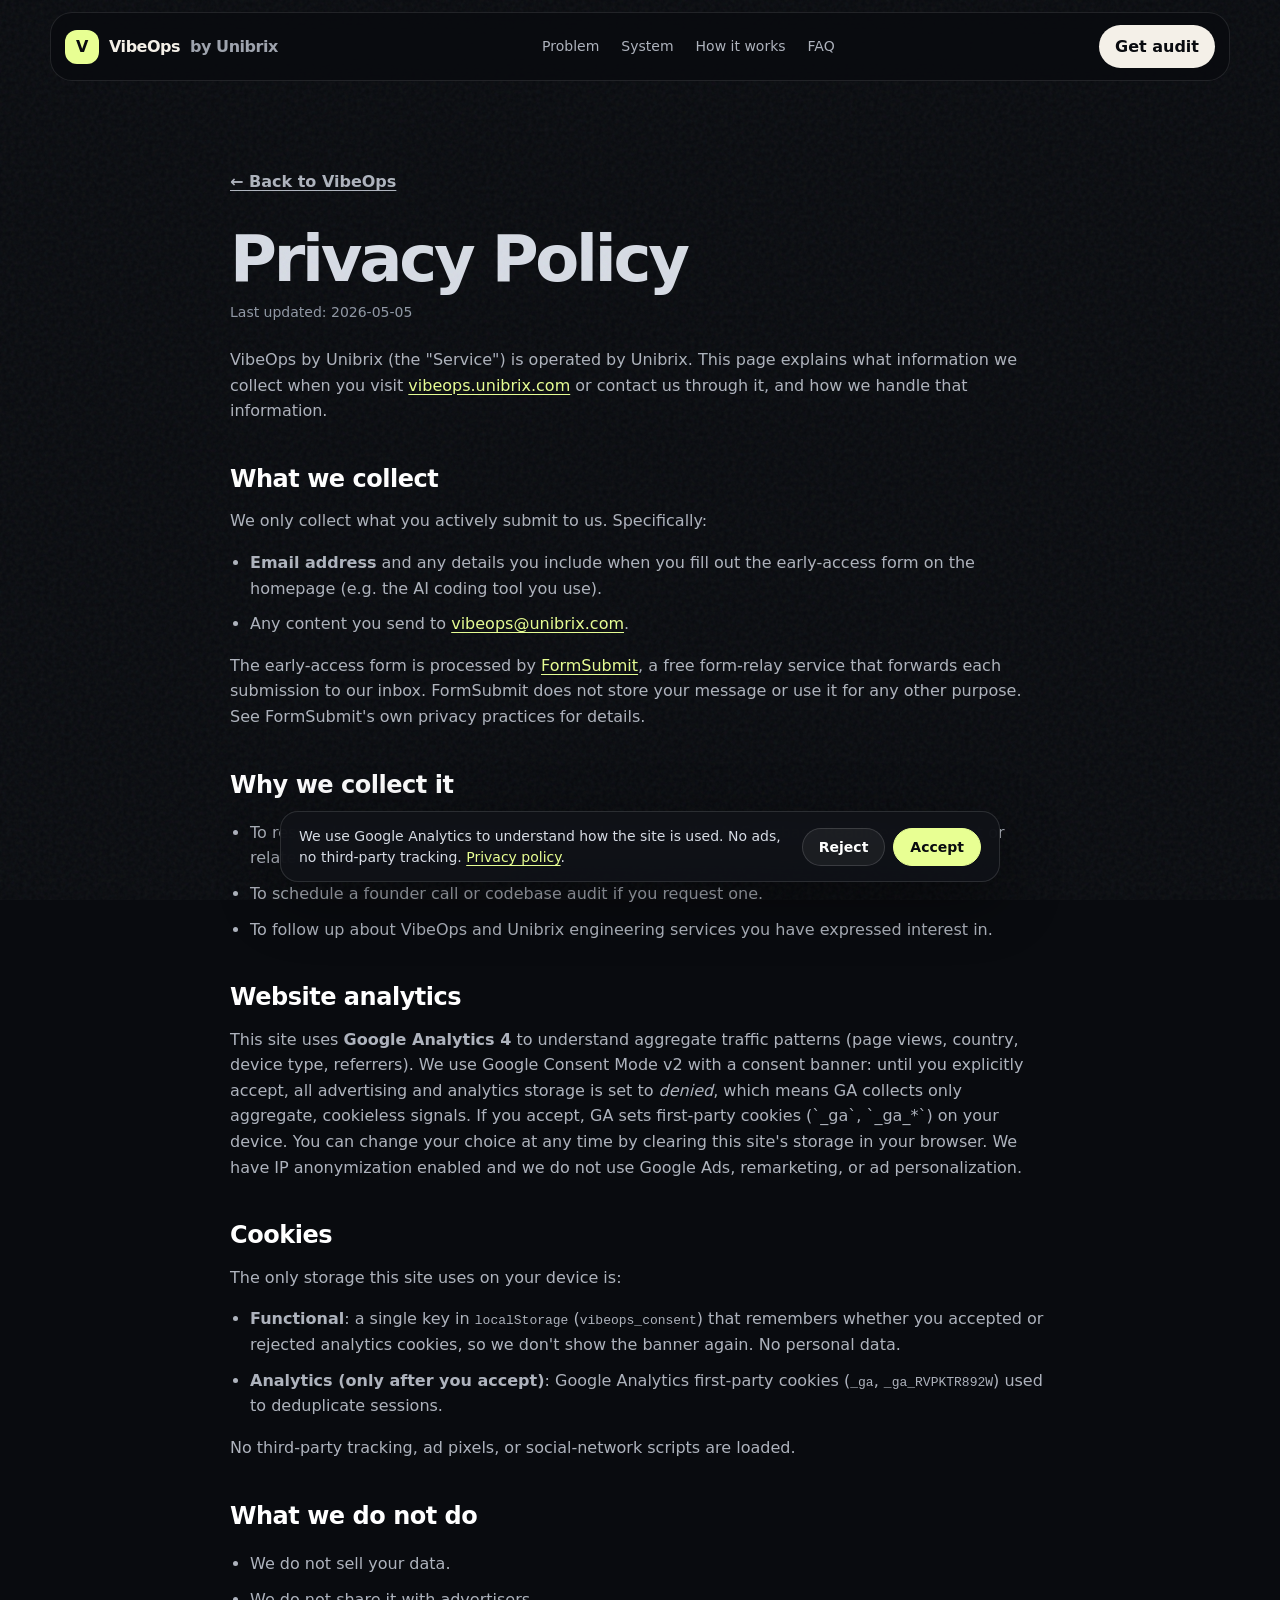
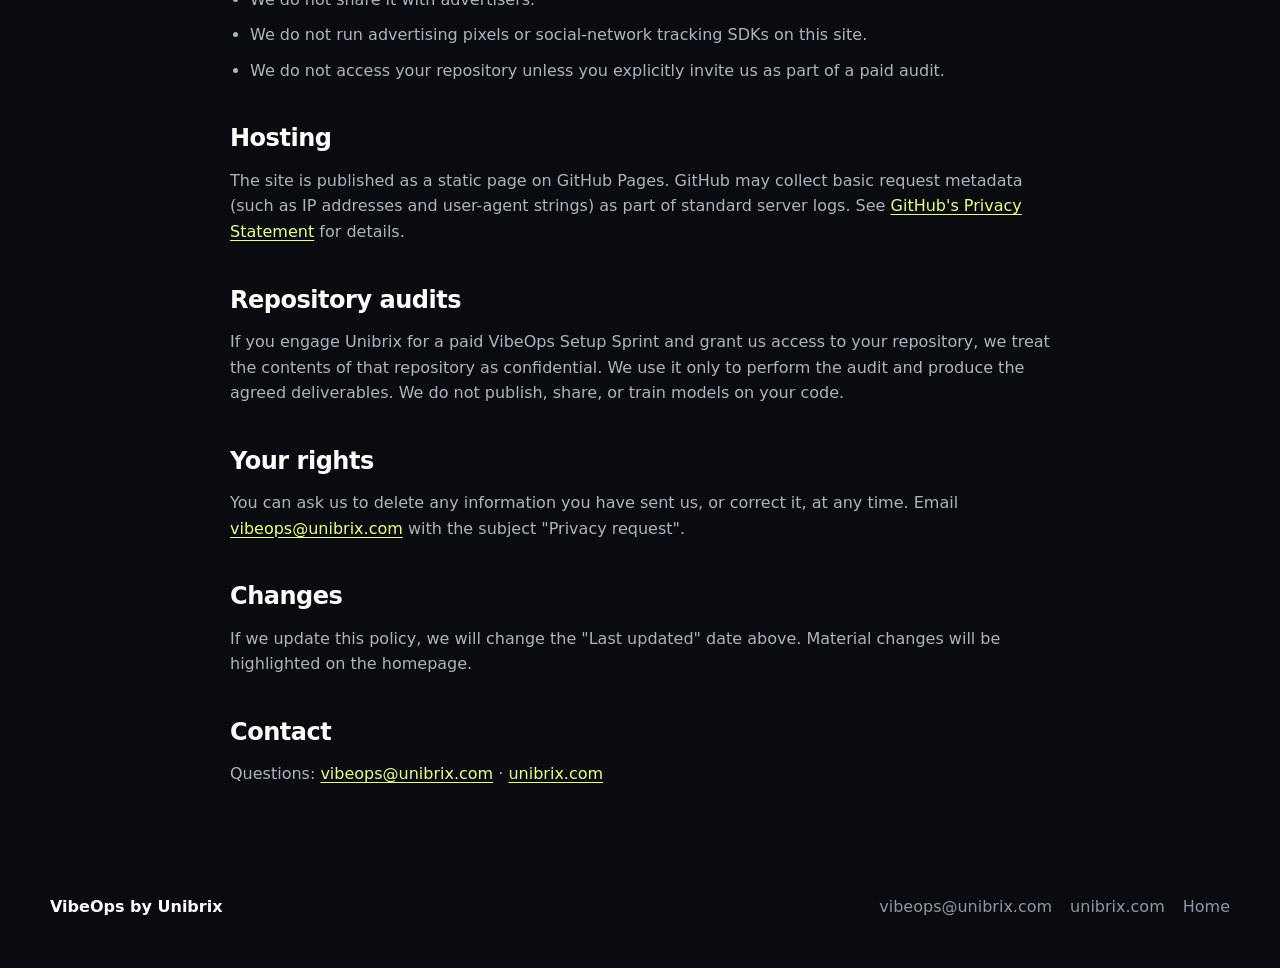
<file: privacy.html>
<!doctype html>
<html lang="en">
<head>
  <meta charset="utf-8" />
  <meta name="viewport" content="width=device-width, initial-scale=1" />
  <title>Privacy Policy — VibeOps by Unibrix</title>
  <meta name="description" content="Privacy Policy for VibeOps by Unibrix. We only collect what you submit through the early-access form. No third-party trackers, no analytics, no advertising." />
  <meta name="robots" content="index, follow" />
  <meta name="theme-color" content="#090b0f" />
  <link rel="canonical" href="https://vibeops.unibrix.com/privacy.html" />

  <meta property="og:type" content="website" />
  <meta property="og:site_name" content="VibeOps by Unibrix" />
  <meta property="og:title" content="Privacy Policy — VibeOps by Unibrix" />
  <meta property="og:description" content="What VibeOps collects, why, and how to reach Unibrix about your data." />
  <meta property="og:url" content="https://vibeops.unibrix.com/privacy.html" />
  <meta property="og:image" content="https://vibeops.unibrix.com/images/og-image.png" />
  <meta name="twitter:card" content="summary_large_image" />
  <meta name="twitter:image" content="https://vibeops.unibrix.com/images/og-image.png" />

  <link rel="icon" type="image/svg+xml" href="images/favicon.svg" />
  <link rel="icon" type="image/png" href="images/favicon.png" />
  <link rel="apple-touch-icon" href="images/apple-touch-icon.png" />

  <!-- Google Analytics 4 with Consent Mode v2 -->
  <script>
    window.dataLayer = window.dataLayer || [];
    function gtag(){dataLayer.push(arguments);}
    var stored = (function(){ try { return localStorage.getItem('vibeops_consent'); } catch(e) { return null; } })();
    var granted = stored === 'granted';
    gtag('consent', 'default', {
      'ad_storage': granted ? 'granted' : 'denied',
      'ad_user_data': granted ? 'granted' : 'denied',
      'ad_personalization': granted ? 'granted' : 'denied',
      'analytics_storage': granted ? 'granted' : 'denied',
      'wait_for_update': 500
    });
    gtag('js', new Date());
    gtag('config', 'G-RVPKTR892W', { 'anonymize_ip': true });
  </script>
  <script async src="https://www.googletagmanager.com/gtag/js?id=G-RVPKTR892W"></script>

  <script type="application/ld+json">
  {
    "@context": "https://schema.org",
    "@type": "WebPage",
    "name": "Privacy Policy — VibeOps by Unibrix",
    "description": "Privacy Policy for VibeOps by Unibrix.",
    "url": "https://vibeops.unibrix.com/privacy.html",
    "inLanguage": "en",
    "isPartOf": {
      "@type": "WebSite",
      "name": "VibeOps by Unibrix",
      "url": "https://vibeops.unibrix.com"
    },
    "breadcrumb": {
      "@type": "BreadcrumbList",
      "itemListElement": [
        { "@type": "ListItem", "position": 1, "name": "Home", "item": "https://vibeops.unibrix.com/" },
        { "@type": "ListItem", "position": 2, "name": "Privacy Policy", "item": "https://vibeops.unibrix.com/privacy.html" }
      ]
    }
  }
  </script>

  <link rel="stylesheet" href="styles.css" />
  <style>
    .legal{width:min(820px,calc(100% - 32px));margin:0 auto;padding:88px 0 64px;color:#d7dce5;line-height:1.6}
    .legal h1{font-size:clamp(40px,6vw,64px);letter-spacing:-.05em;line-height:1;margin:0 0 8px}
    .legal h2{margin:36px 0 10px;font-size:24px;letter-spacing:-.02em;color:#fff}
    .legal p,.legal li{color:#aeb3bd;margin:10px 0}
    .legal ul{padding-left:20px}
    .legal a{color:#e8ff93;text-decoration:underline;text-underline-offset:3px}
    .legal .updated{color:#8f97a4;font-size:14px;margin-bottom:24px}
    .legal .back{display:inline-block;margin-bottom:32px;color:#aeb3bd;font-weight:700}
  </style>
</head>
<body>
  <div class="noise" aria-hidden="true"></div>

  <header class="nav">
    <a class="brand" href="/" aria-label="VibeOps home"><span>V</span>VibeOps <em>by Unibrix</em></a>
    <nav class="nav-links" aria-label="Primary navigation">
      <a href="/#problem">Problem</a>
      <a href="/#system">System</a>
      <a href="/#how">How it works</a>
      <a href="/#faq">FAQ</a>
    </nav>
    <a class="nav-cta" href="/#access">Get audit</a>
  </header>

  <main class="legal">
    <a class="back" href="/">← Back to VibeOps</a>
    <h1>Privacy Policy</h1>
    <p class="updated">Last updated: 2026-05-05</p>

    <p>VibeOps by Unibrix (the "Service") is operated by Unibrix. This page explains what information we collect when you visit <a href="https://vibeops.unibrix.com/">vibeops.unibrix.com</a> or contact us through it, and how we handle that information.</p>

    <h2>What we collect</h2>
    <p>We only collect what you actively submit to us. Specifically:</p>
    <ul>
      <li><strong>Email address</strong> and any details you include when you fill out the early-access form on the homepage (e.g. the AI coding tool you use).</li>
      <li>Any content you send to <a href="mailto:vibeops@unibrix.com">vibeops@unibrix.com</a>.</li>
    </ul>
    <p>The early-access form is processed by <a href="https://formsubmit.co" target="_blank" rel="noopener">FormSubmit</a>, a free form-relay service that forwards each submission to our inbox. FormSubmit does not store your message or use it for any other purpose. See FormSubmit's own privacy practices for details.</p>

    <h2>Why we collect it</h2>
    <ul>
      <li>To respond to your early-access request and send you the AI Codebase Readiness Checklist or related materials you asked for.</li>
      <li>To schedule a founder call or codebase audit if you request one.</li>
      <li>To follow up about VibeOps and Unibrix engineering services you have expressed interest in.</li>
    </ul>

    <h2>Website analytics</h2>
    <p>This site uses <strong>Google Analytics 4</strong> to understand aggregate traffic patterns (page views, country, device type, referrers). We use Google Consent Mode v2 with a consent banner: until you explicitly accept, all advertising and analytics storage is set to <em>denied</em>, which means GA collects only aggregate, cookieless signals. If you accept, GA sets first-party cookies (`_ga`, `_ga_*`) on your device. You can change your choice at any time by clearing this site's storage in your browser. We have IP anonymization enabled and we do not use Google Ads, remarketing, or ad personalization.</p>

    <h2>Cookies</h2>
    <p>The only storage this site uses on your device is:</p>
    <ul>
      <li><strong>Functional</strong>: a single key in <code>localStorage</code> (<code>vibeops_consent</code>) that remembers whether you accepted or rejected analytics cookies, so we don't show the banner again. No personal data.</li>
      <li><strong>Analytics (only after you accept)</strong>: Google Analytics first-party cookies (<code>_ga</code>, <code>_ga_RVPKTR892W</code>) used to deduplicate sessions.</li>
    </ul>
    <p>No third-party tracking, ad pixels, or social-network scripts are loaded.</p>

    <h2>What we do not do</h2>
    <ul>
      <li>We do not sell your data.</li>
      <li>We do not share it with advertisers.</li>
      <li>We do not run advertising pixels or social-network tracking SDKs on this site.</li>
      <li>We do not access your repository unless you explicitly invite us as part of a paid audit.</li>
    </ul>

    <h2>Hosting</h2>
    <p>The site is published as a static page on GitHub Pages. GitHub may collect basic request metadata (such as IP addresses and user-agent strings) as part of standard server logs. See <a href="https://docs.github.com/en/site-policy/privacy-policies/github-general-privacy-statement" target="_blank" rel="noopener">GitHub's Privacy Statement</a> for details.</p>

    <h2>Repository audits</h2>
    <p>If you engage Unibrix for a paid VibeOps Setup Sprint and grant us access to your repository, we treat the contents of that repository as confidential. We use it only to perform the audit and produce the agreed deliverables. We do not publish, share, or train models on your code.</p>

    <h2>Your rights</h2>
    <p>You can ask us to delete any information you have sent us, or correct it, at any time. Email <a href="mailto:vibeops@unibrix.com">vibeops@unibrix.com</a> with the subject "Privacy request".</p>

    <h2>Changes</h2>
    <p>If we update this policy, we will change the "Last updated" date above. Material changes will be highlighted on the homepage.</p>

    <h2>Contact</h2>
    <p>Questions: <a href="mailto:vibeops@unibrix.com">vibeops@unibrix.com</a> · <a href="https://unibrix.com" target="_blank" rel="noopener">unibrix.com</a></p>
  </main>

  <footer class="footer">
    <span>VibeOps by Unibrix</span>
    <a href="mailto:vibeops@unibrix.com">vibeops@unibrix.com</a>
    <a href="https://unibrix.com" target="_blank" rel="noopener">unibrix.com</a>
    <a href="/">Home</a>
  </footer>

  <div id="cookie-banner" class="cookie-banner" role="dialog" aria-live="polite" aria-label="Cookie preferences" hidden>
    <p>We use Google Analytics to understand how the site is used. No ads, no third-party tracking. <a href="privacy.html">Privacy policy</a>.</p>
    <div class="cookie-buttons">
      <button type="button" class="cookie-btn reject" data-consent="reject">Reject</button>
      <button type="button" class="cookie-btn accept" data-consent="accept">Accept</button>
    </div>
  </div>

  <script>
    (function () {
      var KEY = 'vibeops_consent';
      var banner = document.getElementById('cookie-banner');
      if (!banner) return;
      var stored;
      try { stored = localStorage.getItem(KEY); } catch (e) { stored = null; }
      if (stored !== 'granted' && stored !== 'denied') banner.hidden = false;
      banner.addEventListener('click', function (event) {
        var btn = event.target.closest('[data-consent]');
        if (!btn) return;
        var choice = btn.dataset.consent === 'accept' ? 'granted' : 'denied';
        try { localStorage.setItem(KEY, choice); } catch (e) {}
        if (typeof gtag === 'function') {
          gtag('consent', 'update', {
            ad_storage: choice, ad_user_data: choice,
            ad_personalization: choice, analytics_storage: choice
          });
        }
        banner.hidden = true;
      });
    })();
  </script>
</body>
</html>
</file>
<file: styles.css>
*{box-sizing:border-box}html{scroll-behavior:smooth}body{margin:0;font-family:Inter,ui-sans-serif,system-ui,-apple-system,BlinkMacSystemFont,"Segoe UI",sans-serif;background:#090b0f;color:#f4f0e8;line-height:1.45;overflow-x:hidden}a{color:inherit;text-decoration:none}.noise{position:fixed;inset:0;pointer-events:none;opacity:.06;z-index:1;background-image:url("data:image/svg+xml,%3Csvg viewBox='0 0 240 240' xmlns='http://www.w3.org/2000/svg'%3E%3Cfilter id='n'%3E%3CfeTurbulence type='fractalNoise' baseFrequency='.9' numOctaves='3' stitchTiles='stitch'/%3E%3C/filter%3E%3Crect width='100%25' height='100%25' filter='url(%23n)'/%3E%3C/svg%3E")}.cursor-glow{position:fixed;width:360px;height:360px;border-radius:999px;background:radial-gradient(circle,rgba(232,255,147,.18),transparent 62%);left:var(--mx,60%);top:var(--my,20%);transform:translate(-50%,-50%);pointer-events:none;z-index:0;filter:blur(8px)}.nav{position:sticky;top:0;z-index:10;display:flex;align-items:center;justify-content:space-between;gap:24px;width:min(1180px,calc(100% - 32px));margin:12px auto 0;padding:12px 14px;border:1px solid rgba(255,255,255,.1);border-radius:22px;background:rgba(9,11,15,.72);backdrop-filter:blur(20px)}.brand{display:flex;align-items:center;gap:10px;font-weight:850;letter-spacing:-.03em}.brand span{display:grid;place-items:center;width:34px;height:34px;border-radius:12px;background:#e8ff93;color:#090b0f}.brand em{font-style:normal;color:#9ea3ad;font-weight:650}.nav-links{display:flex;gap:22px;color:#aeb3bd;font-size:14px}.nav-links a:hover{color:#fff}.nav-cta{padding:10px 16px;border-radius:999px;background:#f4f0e8;color:#090b0f;font-weight:800}.section{position:relative;z-index:2;width:min(1180px,calc(100% - 32px));margin:0 auto;padding:88px 0}.hero{display:grid;grid-template-columns:1fr .9fr;gap:56px;align-items:center;min-height:calc(100vh - 90px);padding-top:54px}.eyebrow{margin:0 0 16px;color:#e8ff93;text-transform:uppercase;letter-spacing:.13em;font-size:12px;font-weight:900}.hero h1,.section-title h2,.access h2{margin:0;line-height:.96;letter-spacing:-.075em;font-size:clamp(54px,8vw,108px)}.hero h1 span{color:#e8ff93}.hero-sub{margin:24px 0 0;max-width:680px;color:#b8bdc7;font-size:clamp(18px,2vw,23px)}.hero-actions{display:flex;gap:14px;flex-wrap:wrap;margin-top:30px}.btn{display:inline-flex;align-items:center;justify-content:center;min-height:52px;padding:0 22px;border:1px solid rgba(255,255,255,.12);border-radius:999px;font-weight:850;cursor:pointer;transition:.2s transform,.2s background}.btn:hover{transform:translateY(-2px)}.btn.primary{background:#e8ff93;color:#090b0f;border-color:#e8ff93}.btn.secondary{background:rgba(255,255,255,.06);color:#fff}.tool-row{display:flex;flex-wrap:wrap;gap:9px;margin-top:28px}.tool-row span{padding:8px 11px;border:1px solid rgba(255,255,255,.1);border-radius:999px;color:#c8ccd4;background:rgba(255,255,255,.04);font-size:13px}.hero-visual{position:relative;min-height:540px}.terminal-card{position:absolute;inset:48px 20px auto 0;min-height:420px;padding:22px;border:1px solid rgba(232,255,147,.22);border-radius:32px;background:linear-gradient(180deg,rgba(23,27,36,.96),rgba(10,12,17,.96));box-shadow:0 40px 110px rgba(0,0,0,.55);overflow:hidden}.terminal-card:before{content:"";position:absolute;inset:auto -80px -120px auto;width:260px;height:260px;background:#e8ff93;opacity:.12;border-radius:50%;filter:blur(30px)}.terminal-top{display:flex;align-items:center;gap:8px;margin-bottom:28px;color:#8f97a4;font-size:13px}.terminal-top i{width:11px;height:11px;border-radius:50%;background:#ff6d6d}.terminal-top i:nth-child(2){background:#ffc857}.terminal-top i:nth-child(3){background:#74e8b0}.terminal-top strong{margin-left:auto;font-weight:700}.terminal-line{position:relative;margin:13px 0;padding:13px 14px;border-radius:14px;background:rgba(255,255,255,.045);font-family:ui-monospace,SFMono-Regular,Menlo,monospace;color:#d7dce5}.terminal-line.ok{color:#abf3cb}.terminal-line.warn{color:#ffd07a}.terminal-line.muted{color:#9ca5b3}.score-ring{position:absolute;right:28px;bottom:28px;display:grid;place-items:center;width:142px;height:142px;border-radius:50%;background:conic-gradient(#e8ff93 calc(var(--score)*1%),rgba(255,255,255,.08) 0);box-shadow:inset 0 0 0 16px #10131a}.score-ring:after{content:"";position:absolute;inset:16px;border-radius:50%;background:#10131a}.score-ring b,.score-ring small{position:relative;z-index:1}.score-ring b{font-size:38px;letter-spacing:-.07em}.score-ring small{margin-top:-42px;color:#9ea3ad}.floating-card{position:absolute;z-index:3;width:190px;padding:18px;border:1px solid rgba(255,255,255,.12);border-radius:22px;background:rgba(244,240,232,.94);color:#090b0f;font-weight:850;box-shadow:0 22px 70px rgba(0,0,0,.35)}.floating-card small{display:block;margin-top:4px;color:#515760;font-weight:650}.card-a{right:0;top:10px}.card-b{left:10px;bottom:6px}.logo-strip{position:relative;z-index:2;width:min(1180px,calc(100% - 32px));margin:0 auto;padding:22px;border-top:1px solid rgba(255,255,255,.1);border-bottom:1px solid rgba(255,255,255,.1);text-align:center;color:#aeb3bd}.section-title{max-width:820px}.section-title.center{text-align:center;margin-left:auto;margin-right:auto}.section-title h2{font-size:clamp(38px,5.7vw,76px)}.section-title p:not(.eyebrow),.access p{margin-top:18px;color:#aeb3bd;font-size:19px}.split{display:grid;grid-template-columns:.9fr 1.1fr;gap:42px}.problem-grid{display:grid;gap:16px}.problem-grid article,.steps article,.compare-grid article,.faq details,.system-node,.use-grid p{border:1px solid rgba(255,255,255,.1);border-radius:26px;background:rgba(255,255,255,.045);padding:24px}.problem-grid span{display:block;color:#e8ff93;font-weight:900;margin-bottom:36px}.problem-grid h3,.steps h3,.compare-grid h3,.system-node strong{margin:0;font-size:23px;letter-spacing:-.035em}.problem-grid p,.steps p,.compare-grid p,.system-node p,.faq p{margin:10px 0 0;color:#aeb3bd}.system-board{margin-top:38px;display:grid;grid-template-columns:1.2fr 1fr 1fr;gap:16px}.system-node.big{grid-row:span 2;background:#f4f0e8;color:#090b0f}.system-node.big p{color:#424850}.system-node{min-height:166px}.system-node strong{display:block}.visual-section{padding-top:20px}.browser{border:1px solid rgba(255,255,255,.12);border-radius:34px;background:#121620;box-shadow:0 40px 120px rgba(0,0,0,.44);overflow:hidden}.browser-bar{display:flex;align-items:center;gap:8px;padding:14px 18px;border-bottom:1px solid rgba(255,255,255,.08);color:#8f97a4}.browser-bar i{width:11px;height:11px;border-radius:50%;background:#ff6d6d}.browser-bar i:nth-child(2){background:#ffc857}.browser-bar i:nth-child(3){background:#74e8b0}.browser-bar span{margin-left:10px;font-size:13px}.browser-grid{display:grid;grid-template-columns:.8fr 1.4fr .8fr;gap:18px;padding:20px}.file-list,.doc-preview,.health{border:1px solid rgba(255,255,255,.08);border-radius:22px;background:rgba(255,255,255,.04);padding:20px}.file-list span{display:block;margin-top:12px;padding:10px;border-radius:12px;background:rgba(255,255,255,.05);color:#b9c0cb}.tag{display:inline-block;margin:0 0 20px;padding:7px 10px;border-radius:999px;background:rgba(232,255,147,.12);color:#e8ff93;font-weight:900;font-size:12px;text-transform:uppercase}.doc-preview h3{margin:0;font-size:34px;line-height:1.08;letter-spacing:-.055em}.doc-preview p:last-child{color:#aeb3bd}.bar{height:12px;margin:18px 0;border-radius:99px;background:rgba(255,255,255,.08);overflow:hidden}.bar span{display:block;height:100%;border-radius:99px;background:#e8ff93}.steps{display:grid;grid-template-columns:repeat(4,1fr);gap:16px;margin-top:34px}.steps b{display:grid;place-items:center;width:38px;height:38px;border-radius:50%;background:#e8ff93;color:#090b0f;margin-bottom:28px}.compare-grid{display:grid;grid-template-columns:repeat(3,1fr);gap:16px;margin-top:34px}.compare-grid .featured{background:#e8ff93;color:#090b0f;transform:translateY(-12px)}.compare-grid .featured p{color:#3f460f}.use-grid{display:grid;grid-template-columns:repeat(4,1fr);gap:14px;margin-top:34px}.use-grid p{font-size:18px;color:#fff}.faq-list{display:grid;grid-template-columns:repeat(2,1fr);gap:14px;margin-top:34px}.faq summary{cursor:pointer;font-weight:850;font-size:18px}.access-card{display:grid;grid-template-columns:1fr 430px;gap:32px;align-items:center;padding:34px;border-radius:36px;background:#f4f0e8;color:#090b0f}.access-card .eyebrow{color:#536100}.access-card p{color:#4e535c}.signup{display:grid;gap:12px}.signup input,.signup select{width:100%;min-height:52px;border:1px solid rgba(0,0,0,.12);border-radius:16px;padding:0 15px;font:inherit;background:#fff;color:#090b0f}.signup small{color:#5b6068}.footer{position:relative;z-index:2;width:min(1180px,calc(100% - 32px));margin:0 auto;padding:34px 0 50px;display:flex;gap:18px;flex-wrap:wrap;color:#8f97a4}.footer span{color:#fff;font-weight:850;margin-right:auto}.reveal{opacity:0;transform:translateY(18px);transition:opacity .7s ease,transform .7s ease}.reveal.visible{opacity:1;transform:none}@media (prefers-reduced-motion:reduce){html{scroll-behavior:auto}.reveal{opacity:1;transform:none;transition:none}.cursor-glow{display:none}}@media (max-width:900px){.nav{width:calc(100% - 20px);border-radius:18px}.nav-links{display:none}.brand em{display:none}.hero,.split,.access-card{grid-template-columns:1fr}.hero{gap:24px;min-height:auto}.hero-visual{min-height:390px;order:-1}.hero-copy{order:1}.terminal-card{inset:24px 0 auto 0;min-height:320px}.terminal-line:nth-of-type(n+5){display:none}.score-ring{width:106px;height:106px;right:18px;bottom:18px;box-shadow:inset 0 0 0 12px #10131a}.score-ring:after{inset:12px}.score-ring b{font-size:30px}.score-ring small{display:none}.floating-card{width:150px;padding:14px;font-size:14px}.hero h1{font-size:clamp(48px,15vw,70px)}.hero-sub{font-size:18px}.section{padding:62px 0}.system-board,.steps,.compare-grid,.use-grid,.faq-list,.browser-grid{grid-template-columns:1fr}.system-node.big{grid-row:auto}.compare-grid .featured{transform:none}.browser-grid{padding:14px}.doc-preview h3{font-size:28px}.access-card{padding:24px}.footer{display:block}.footer a{display:inline-block;margin:14px 16px 0 0}}@media (max-width:520px){.hero-actions .btn{width:100%}.tool-row span:nth-child(n+4){display:none}.card-b{display:none}.section-title h2{font-size:38px}.hero h1{letter-spacing:-.065em}.problem-grid article,.steps article,.compare-grid article,.faq details,.system-node,.use-grid p{padding:20px;border-radius:22px}}

/* Cookie banner — 2026-05-05 */
.cookie-banner{position:fixed;left:50%;bottom:18px;transform:translateX(-50%);z-index:50;display:flex;align-items:center;gap:18px;width:min(720px,calc(100% - 24px));padding:14px 18px;border:1px solid rgba(255,255,255,.12);border-radius:18px;background:rgba(15,17,23,.94);backdrop-filter:blur(14px);box-shadow:0 18px 60px rgba(0,0,0,.45);color:#d7dce5;font-size:14px;line-height:1.45}
.cookie-banner[hidden]{display:none}
.cookie-banner p{margin:0;flex:1}
.cookie-banner a{color:#e8ff93;text-decoration:underline;text-underline-offset:3px}
.cookie-buttons{display:flex;gap:8px;flex-shrink:0}
.cookie-btn{min-height:38px;padding:0 16px;border:1px solid rgba(255,255,255,.14);border-radius:999px;background:rgba(255,255,255,.05);color:#fff;font-weight:800;cursor:pointer;font:inherit;font-weight:800}
.cookie-btn:hover{transform:translateY(-1px)}
.cookie-btn.accept{background:#e8ff93;color:#090b0f;border-color:#e8ff93}
@media(max-width:600px){.cookie-banner{flex-direction:column;align-items:stretch;gap:10px;padding:14px 16px}.cookie-buttons{justify-content:flex-end}}

/* Mobile overlap/parallax fix — 2026-05-04 */
.section,.visual-section,.cards{overflow:hidden}.visual-section{padding-bottom:88px}.cards{padding-top:96px}.browser,.hero-visual,.floating-card{will-change:auto}@media (max-width:900px){html{scroll-padding-top:92px}.nav{top:8px;z-index:30}.section{overflow:hidden}.visual-section{padding-top:32px;padding-bottom:54px}.cards{padding-top:70px}.browser{transform:none!important;margin-bottom:0;border-radius:26px}.browser-grid{gap:14px}.doc-preview h3{font-size:clamp(23px,7.2vw,31px);line-height:1.06;letter-spacing:-.045em}.health{position:relative;z-index:1}.section-title{position:relative;z-index:2}.steps{position:relative;z-index:2;margin-top:28px}.steps article{min-height:auto}.hero-visual,.floating-card{transform:none!important}.terminal-card{transform:none!important}}@media (max-width:520px){.nav{width:calc(100% - 18px);padding:10px 12px}.brand{font-size:20px}.brand span{width:38px;height:38px}.nav-cta{padding:12px 18px}.visual-section{padding-bottom:42px}.cards{padding-top:58px}.browser-grid{padding:12px}.file-list,.doc-preview,.health{padding:17px;border-radius:19px}.doc-preview h3{font-size:27px}.section-title h2{font-size:clamp(36px,13vw,48px);line-height:.98}.eyebrow{font-size:11px;letter-spacing:.16em}.bar{margin:14px 0}.steps b{margin-bottom:22px}}
</file>
